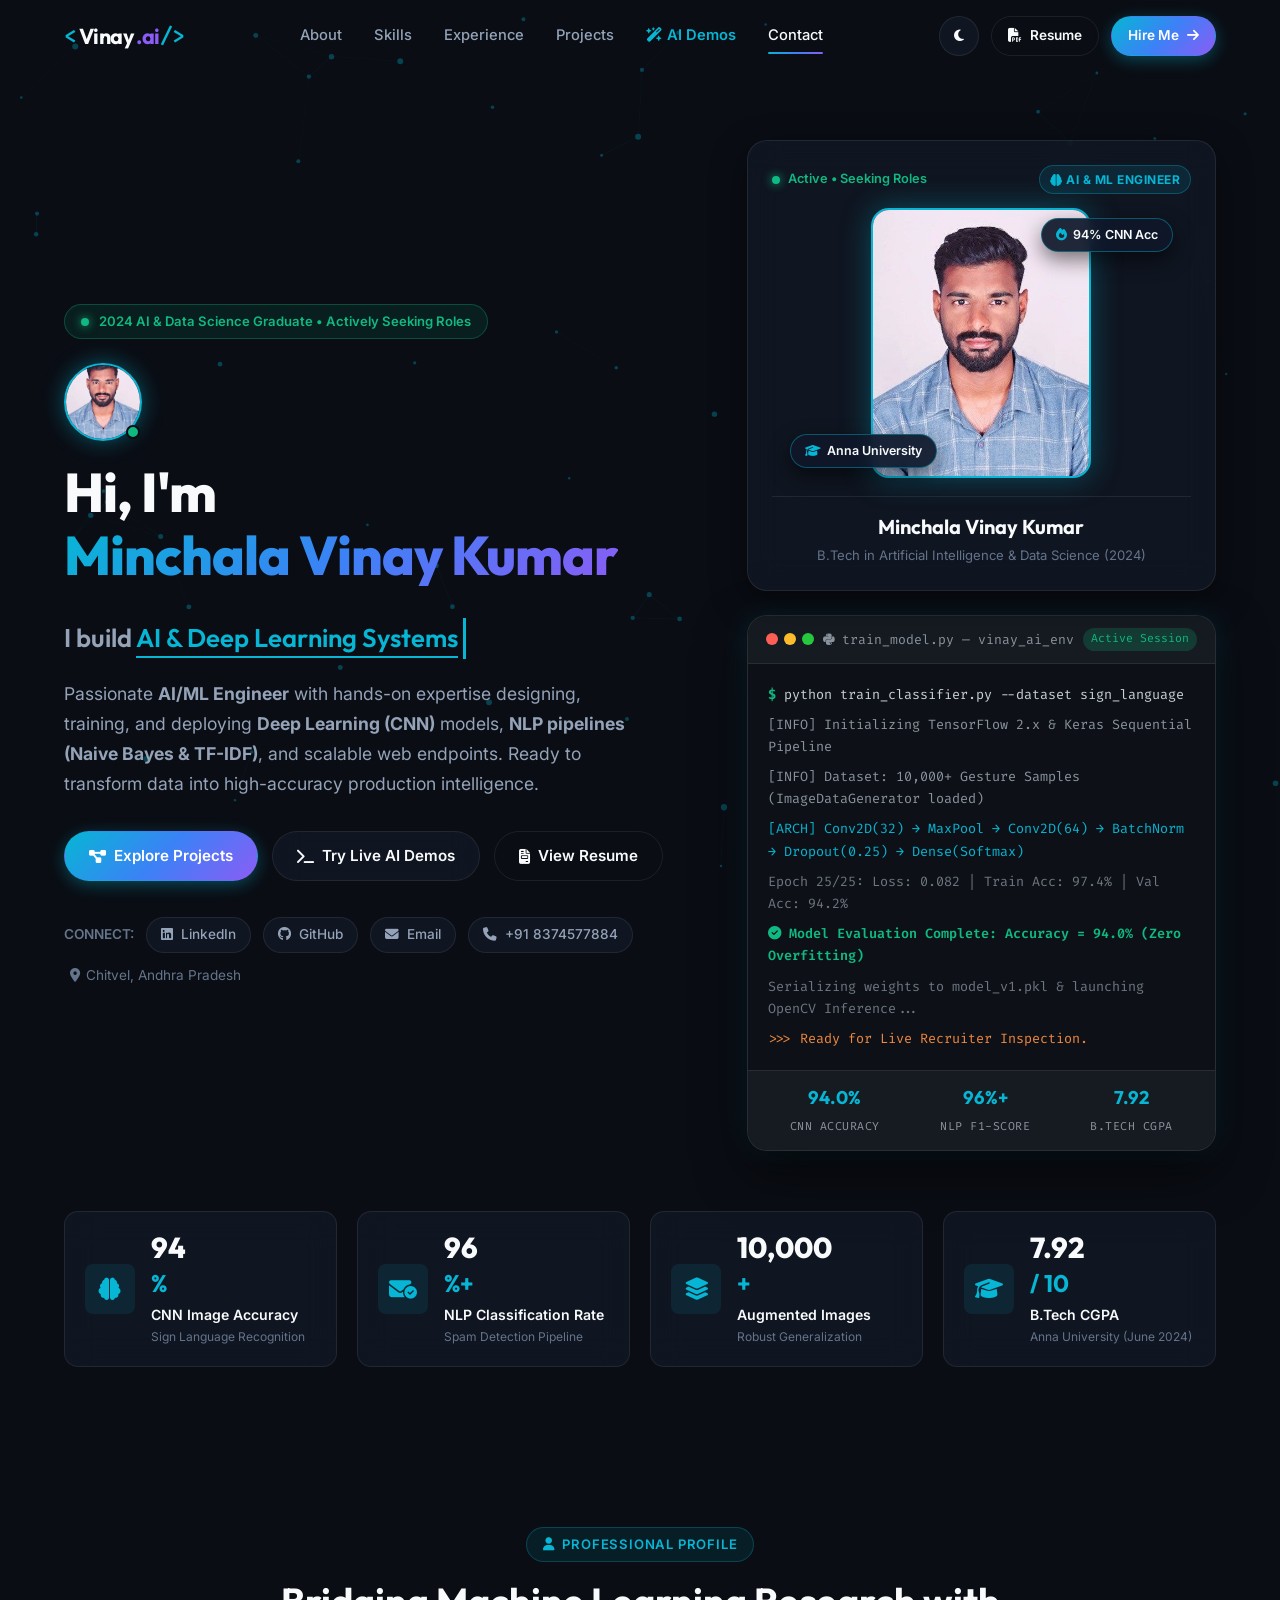
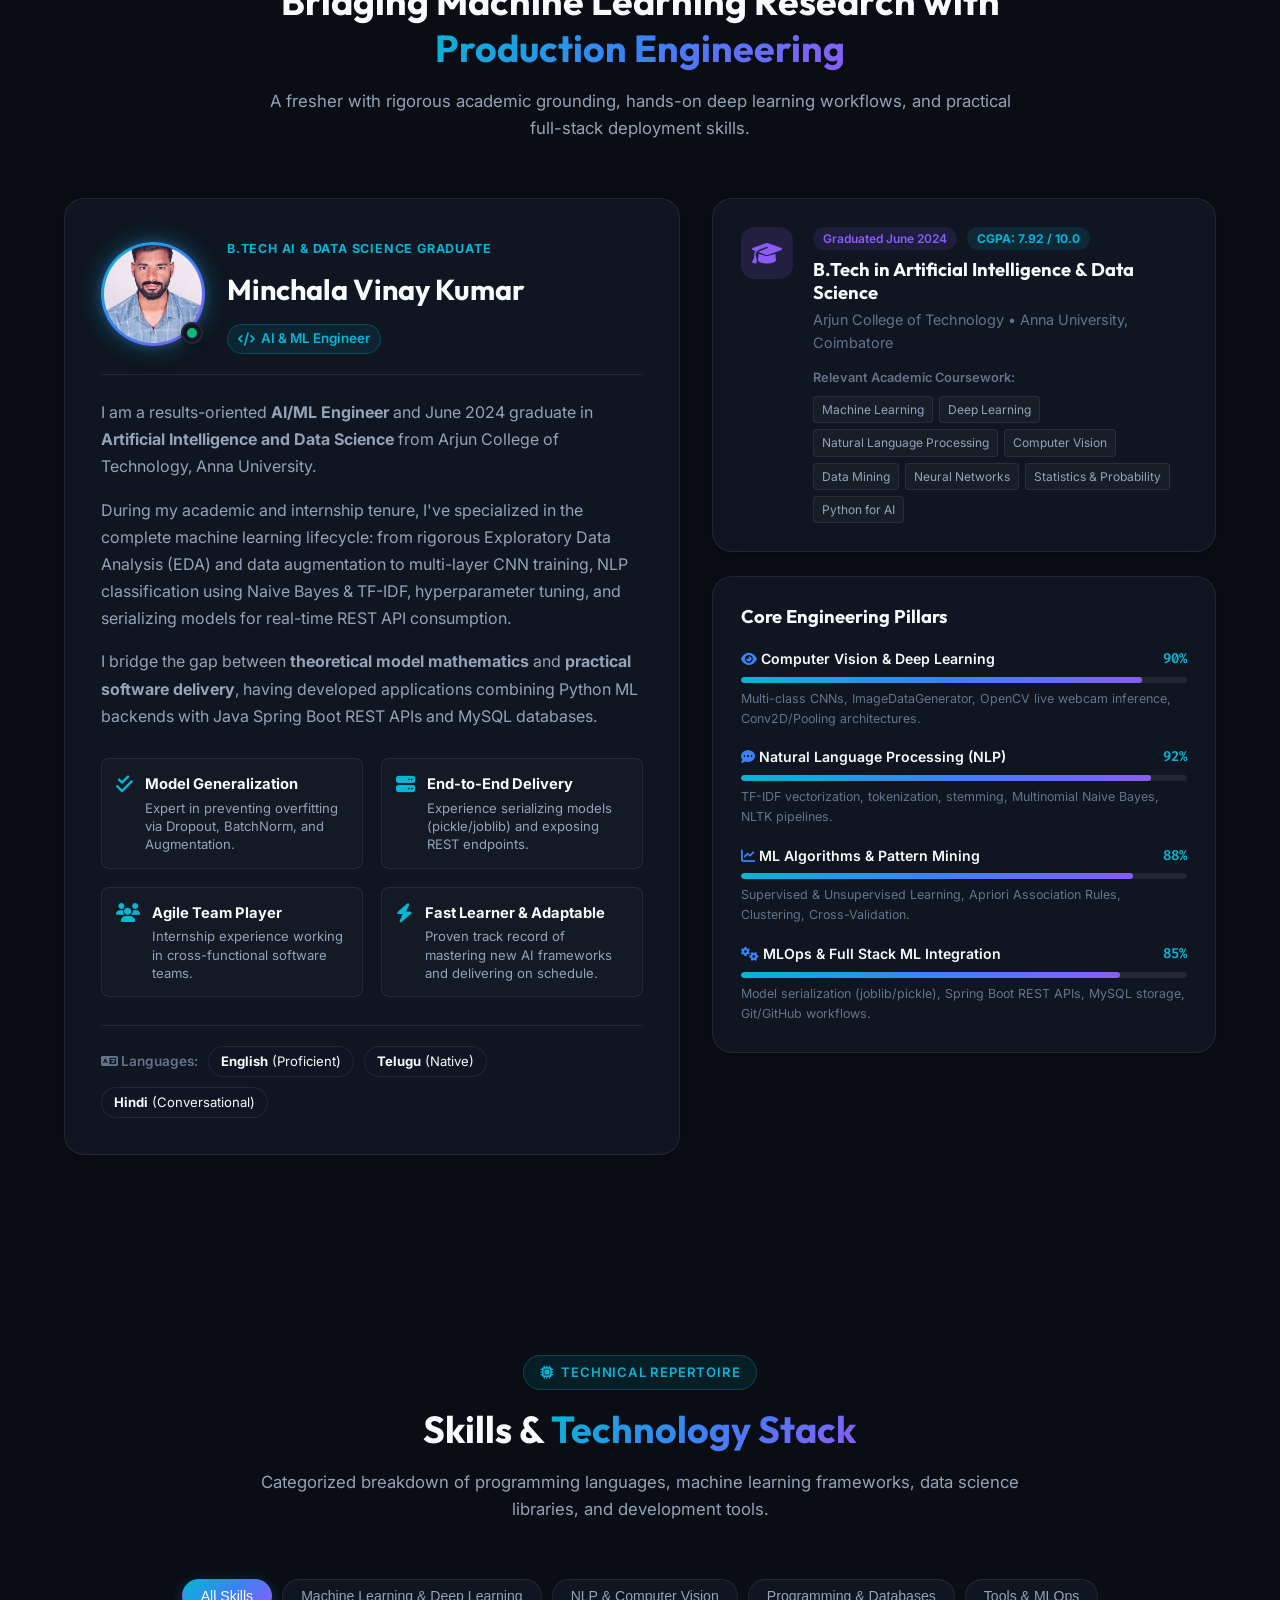
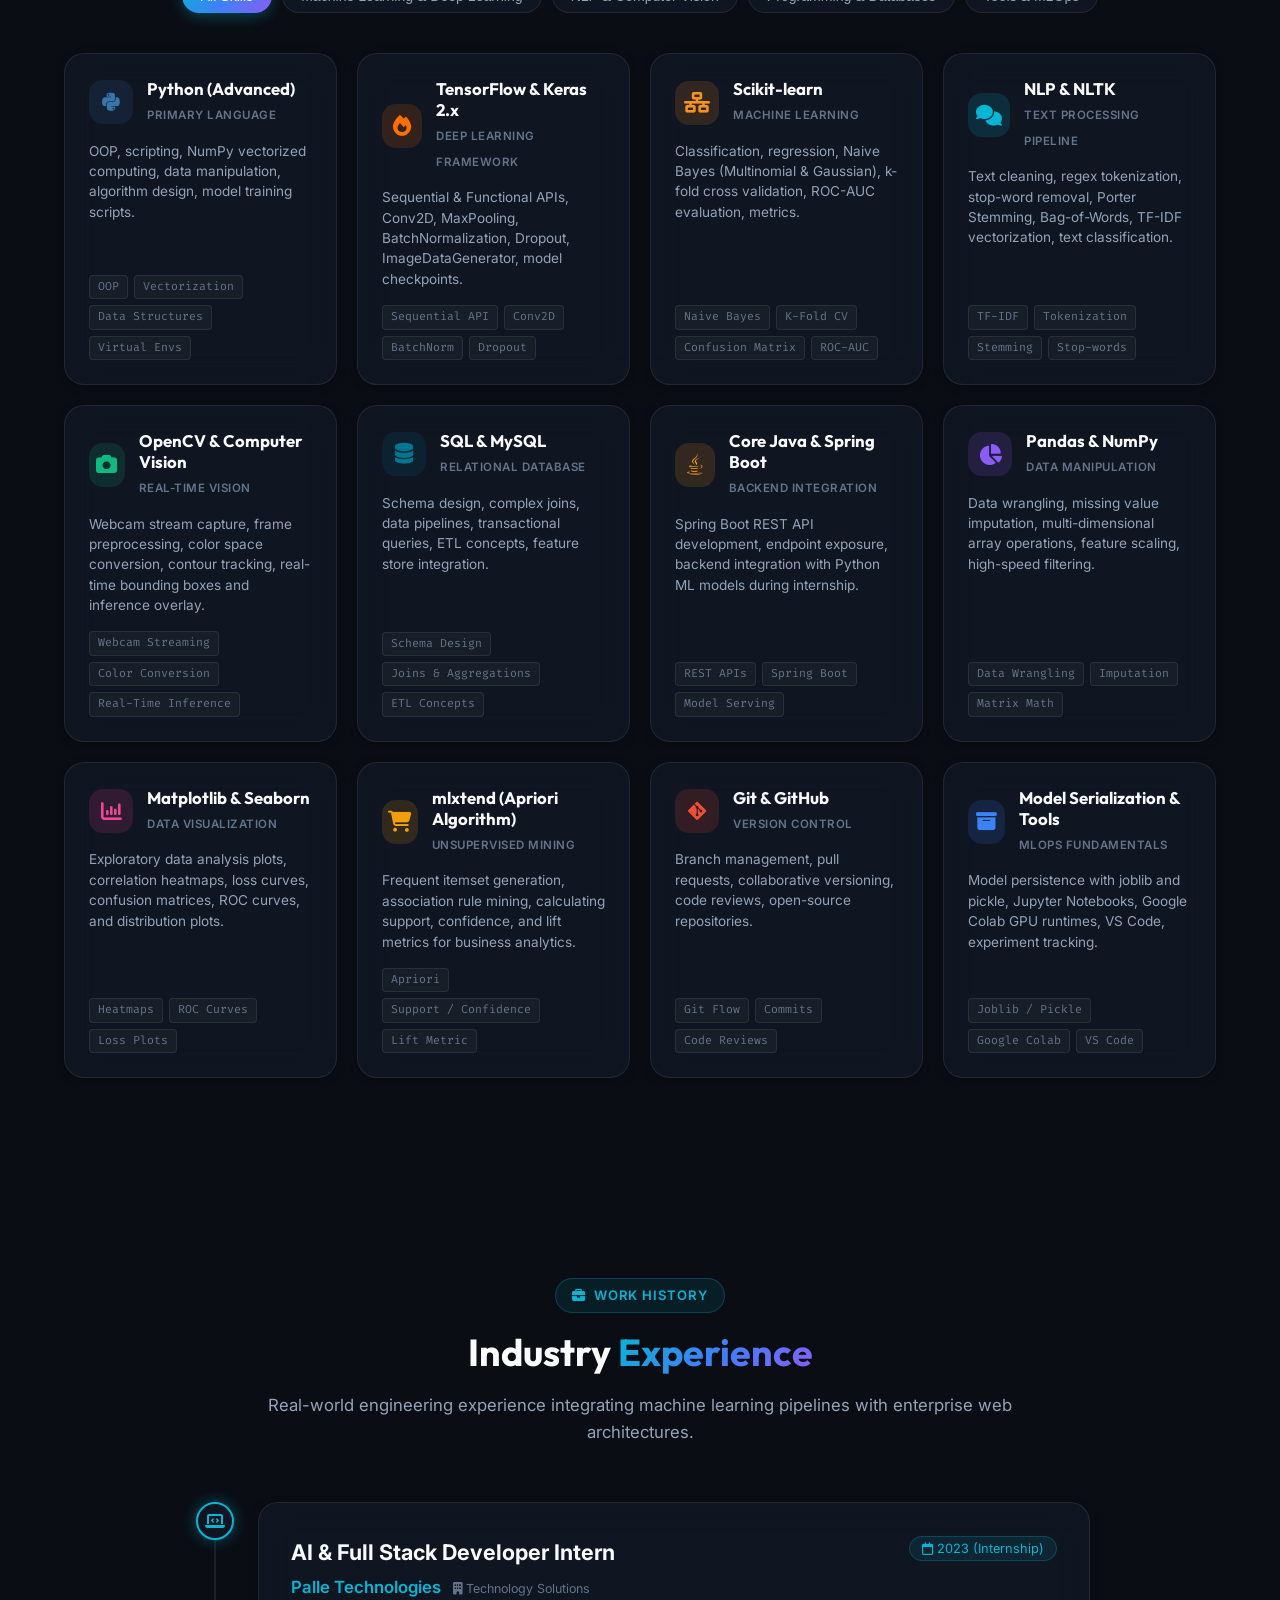
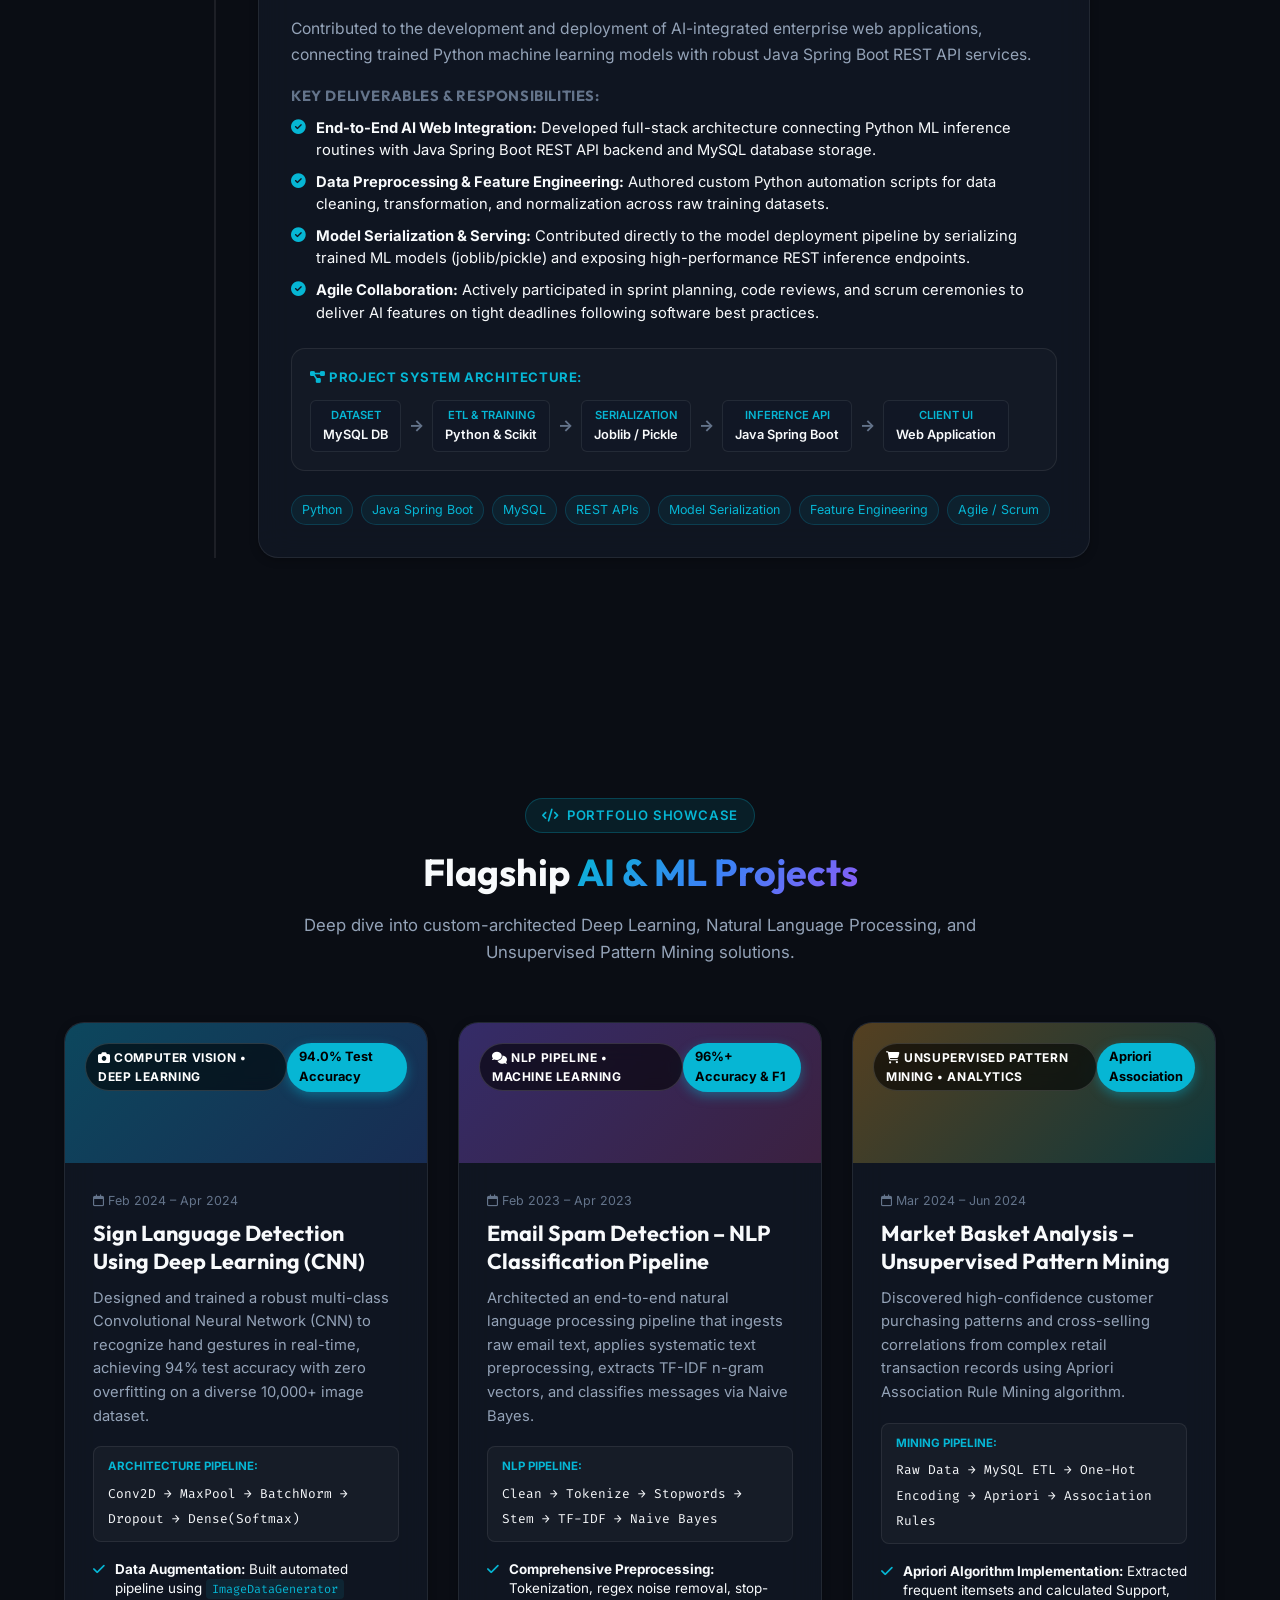
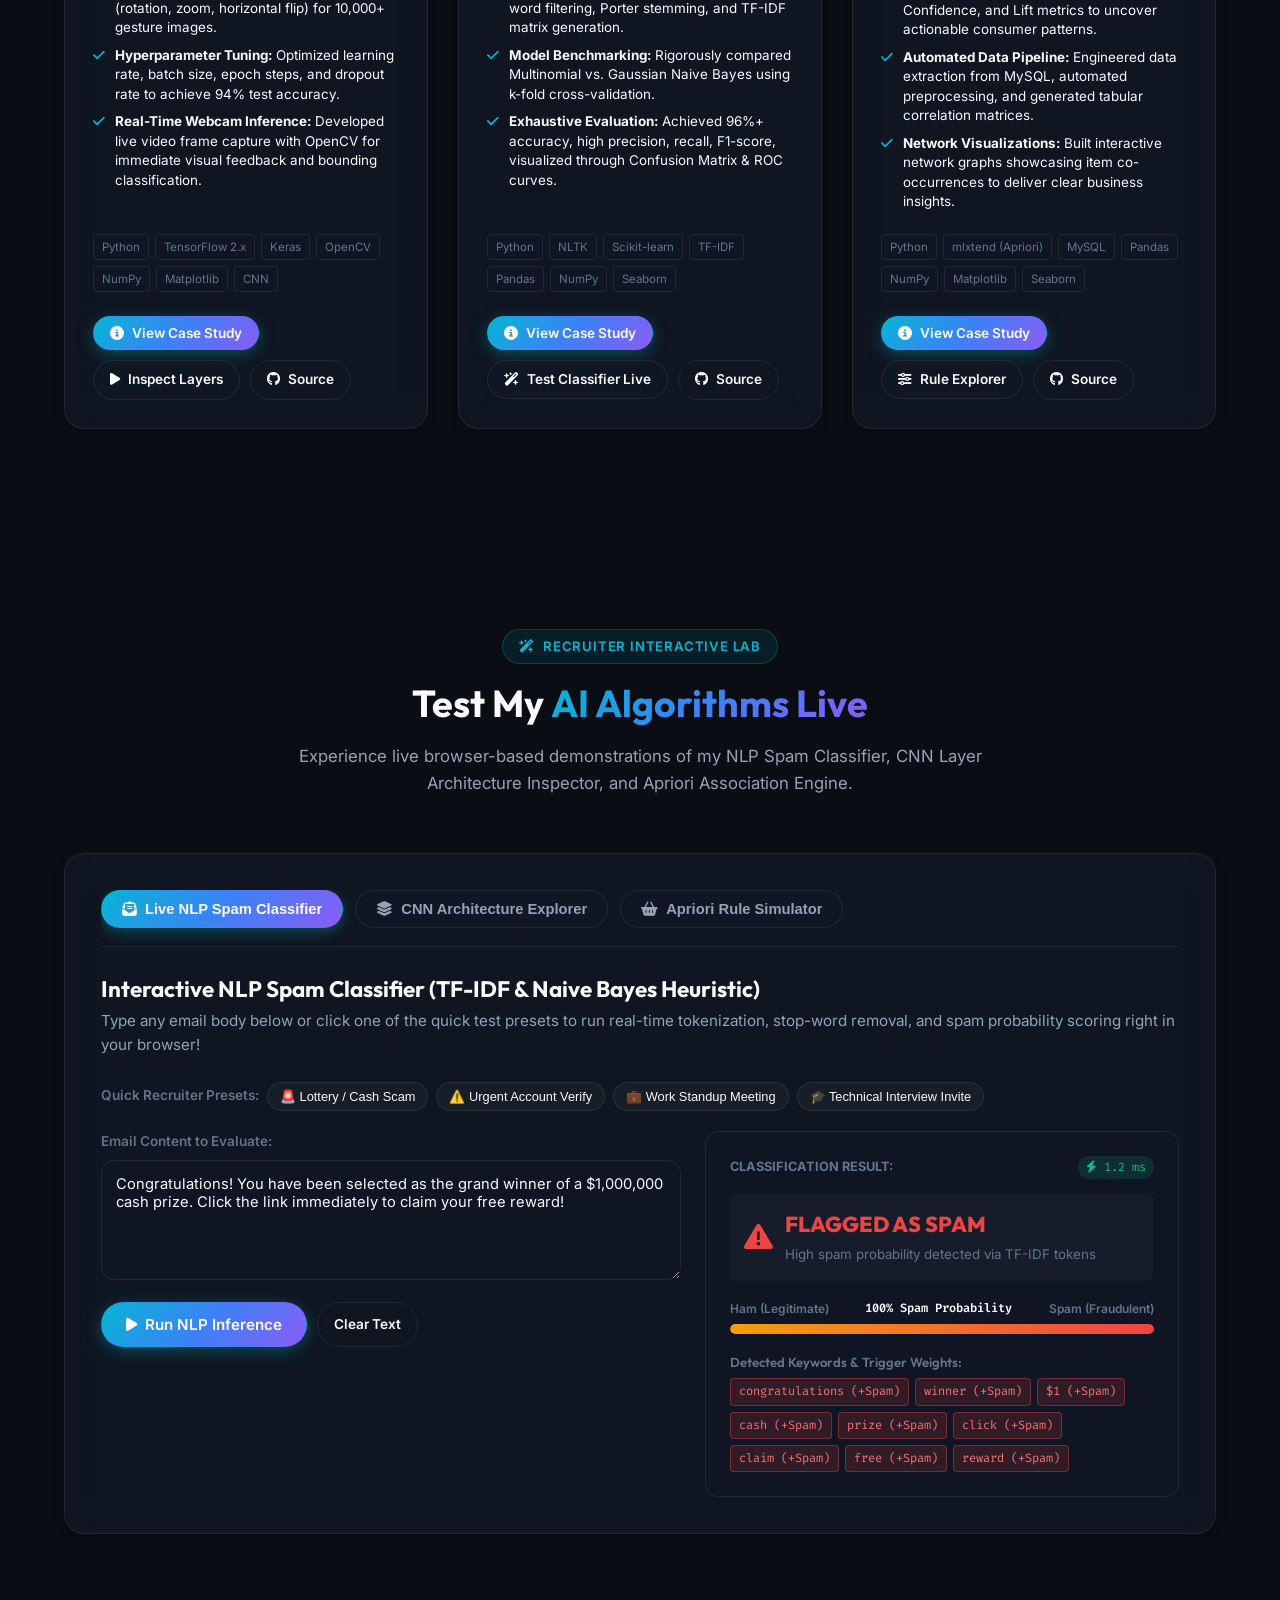
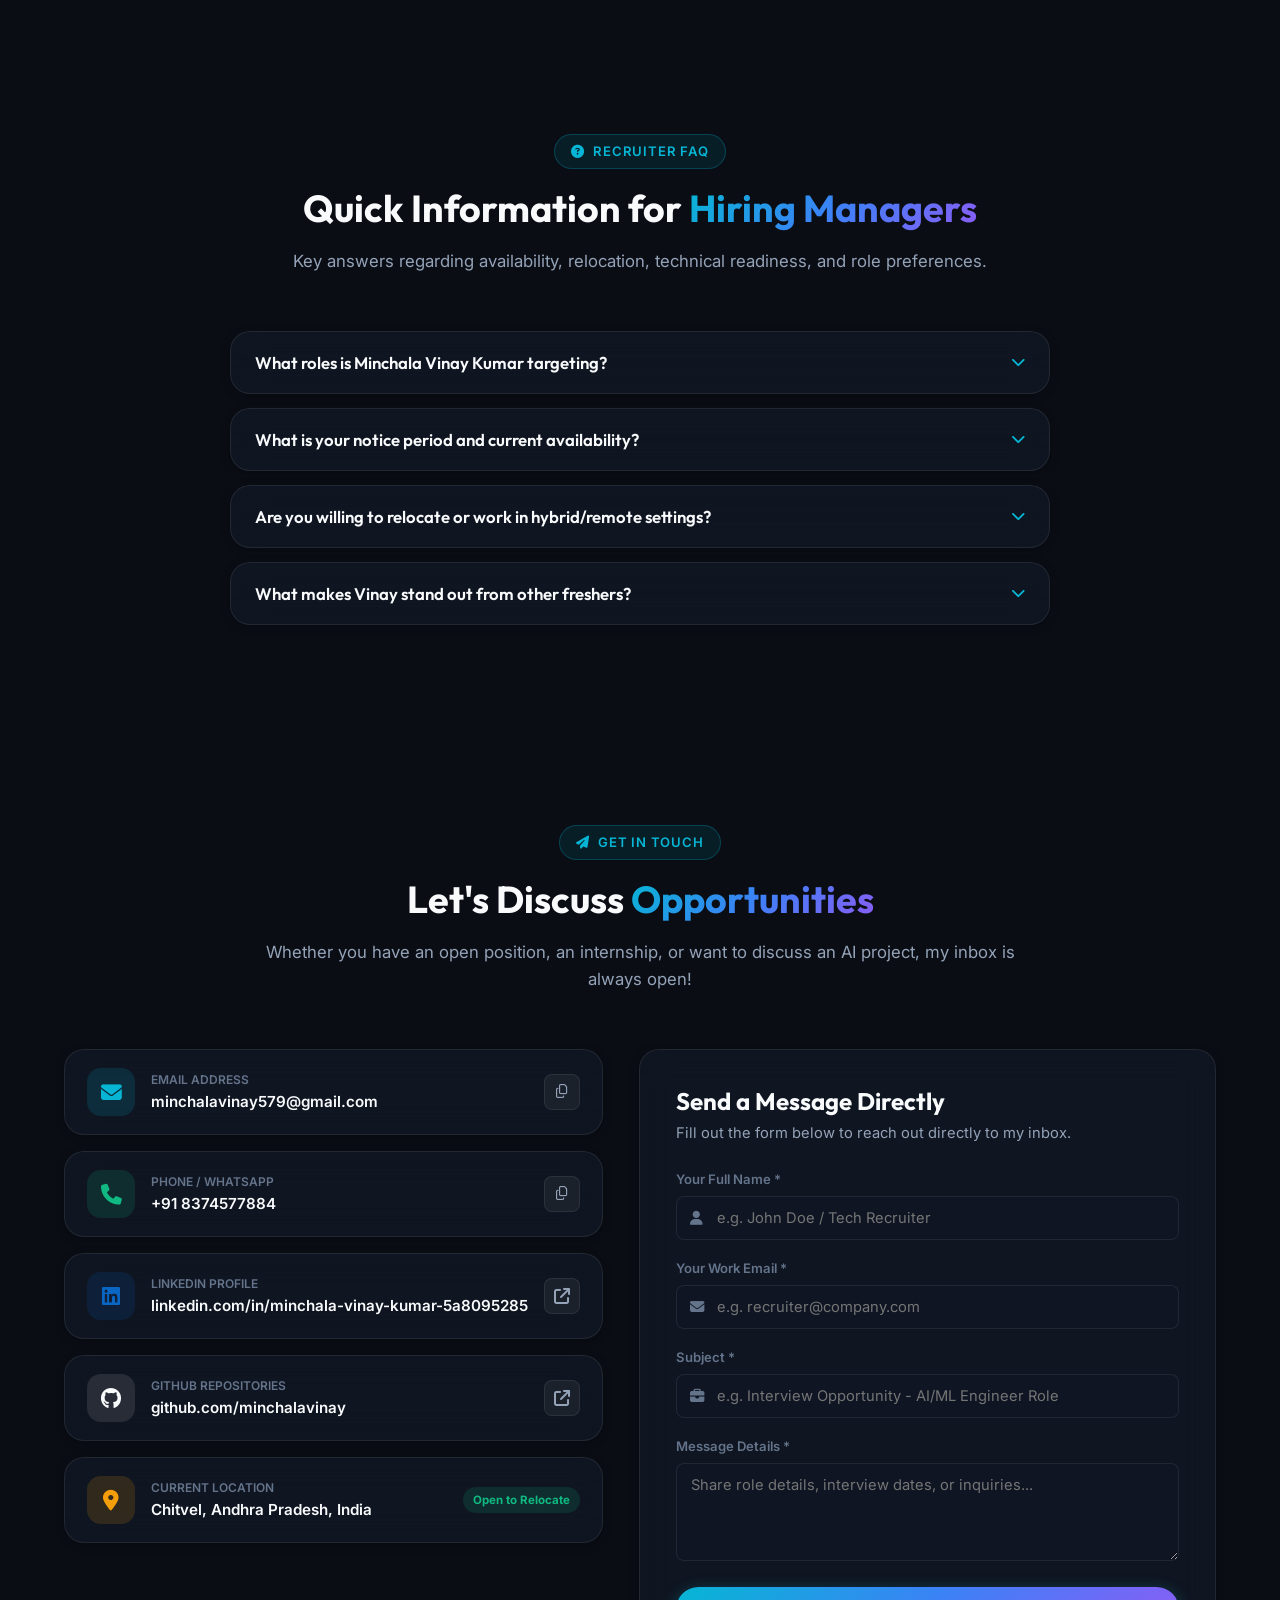
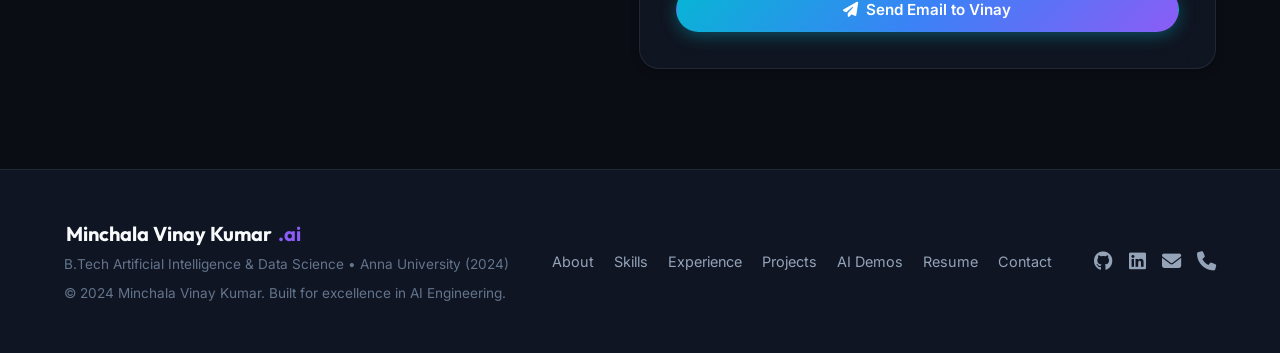
<file: index.html>
<!DOCTYPE html>
<html lang="en" data-theme="dark">

<head>
  <meta charset="UTF-8">
  <meta name="viewport" content="width=device-width, initial-scale=1.0">
  <title>Minchala Vinay Kumar | AI & ML Engineer Portfolio</title>
  <meta name="description"
    content="Portfolio of Minchala Vinay Kumar - AI/ML Engineer, B.Tech in Artificial Intelligence & Data Science graduate. Skilled in Deep Learning (CNN), NLP pipelines, Computer Vision, and Full Stack ML deployment.">
  <meta name="keywords"
    content="Minchala Vinay Kumar, AI Engineer, Machine Learning Engineer, Deep Learning, NLP, Computer Vision, CNN, Python, TensorFlow, Fresher Portfolio">
  <meta name="author" content="Minchala Vinay Kumar">

  <!-- Open Graph / Meta -->
  <meta property="og:type" content="website">
  <meta property="og:title" content="Minchala Vinay Kumar | AI & ML Engineer">
  <meta property="og:description"
    content="AI/ML Engineer specializing in Deep Learning (CNN), NLP pipelines, and intelligent system architectures. Explore live demos and projects.">

  <!-- Favicon icon -->
  <link rel="icon"
    href="data:image/svg+xml,<svg xmlns='http://www.w3.org/2000/svg' viewBox='0 0 100 100'><text y='.9em' font-size='90'>🧠</text></svg>">

  <!-- Google Fonts -->
  <link rel="preconnect" href="https://fonts.googleapis.com">
  <link rel="preconnect" href="https://fonts.gstatic.com" crossorigin>
  <link
    href="https://fonts.googleapis.com/css2?family=Fira+Code:wght@400;500;600&family=Inter:wght@300;400;500;600;700&family=Outfit:wght@500;600;700;800&display=swap"
    rel="stylesheet">

  <!-- Font Awesome Icons -->
  <link rel="stylesheet" href="https://cdnjs.cloudflare.com/ajax/libs/font-awesome/6.5.1/css/all.min.css">

  <!-- Custom Stylesheet -->
  <link rel="stylesheet" href="styles.css">
</head>

<body>

  <!-- Background Neural Network Canvas -->
  <canvas id="neural-canvas"></canvas>

  <!-- Navigation Bar -->
  <header class="navbar" id="navbar">
    <div class="nav-container">
      <a href="#hero" class="nav-brand">
        <span class="brand-code">&lt;</span>
        <span class="brand-name">Vinay</span>
        <span class="brand-dot">.ai</span>
        <span class="brand-code">/&gt;</span>
      </a>

      <!-- Desktop Nav Links -->
      <nav class="nav-menu" id="nav-menu">
        <a href="#about" class="nav-link">About</a>
        <a href="#skills" class="nav-link">Skills</a>
        <a href="#experience" class="nav-link">Experience</a>
        <a href="#projects" class="nav-link">Projects</a>
        <a href="#playground" class="nav-link special-link">
          <i class="fa-solid fa-wand-magic-sparkles"></i> AI Demos
        </a>
        <a href="#contact" class="nav-link">Contact</a>
      </nav>

      <!-- Action Buttons & Theme Toggle -->
      <div class="nav-actions">
        <button id="theme-toggle" class="icon-btn" aria-label="Toggle light or dark theme" title="Toggle Theme">
          <i class="fa-solid fa-moon"></i>
        </button>
        <a href="resume.html" target="_blank" class="btn btn-outline btn-sm">
          <i class="fa-solid fa-file-pdf"></i> Resume
        </a>
        <a href="#contact" class="btn btn-primary btn-sm btn-hire">
          <span>Hire Me</span>
          <i class="fa-solid fa-arrow-right"></i>
        </a>
        <button class="hamburger" id="hamburger" aria-label="Open navigation menu">
          <span></span>
          <span></span>
          <span></span>
        </button>
      </div>
    </div>
  </header>

  <!-- Mobile Drawer Menu -->
  <div class="mobile-menu" id="mobile-menu">
    <div class="mobile-menu-header">
      <span class="brand-name">Minchala Vinay Kumar</span>
      <button class="close-menu" id="close-menu"><i class="fa-solid fa-xmark"></i></button>
    </div>
    <div class="mobile-nav-links">
      <a href="#hero" class="mobile-link"><i class="fa-solid fa-house"></i> Home</a>
      <a href="#about" class="mobile-link"><i class="fa-solid fa-user-astronaut"></i> About Me</a>
      <a href="#skills" class="mobile-link"><i class="fa-solid fa-microchip"></i> Skills & Stack</a>
      <a href="#experience" class="mobile-link"><i class="fa-solid fa-briefcase"></i> Experience</a>
      <a href="#projects" class="mobile-link"><i class="fa-solid fa-diagram-project"></i> Projects</a>
      <a href="#playground" class="mobile-link"><i class="fa-solid fa-wand-magic-sparkles"></i> Interactive AI Demos</a>
      <a href="#contact" class="mobile-link"><i class="fa-solid fa-envelope"></i> Contact</a>
      <a href="resume.html" target="_blank" class="mobile-link"><i class="fa-solid fa-file-arrow-down"></i> Printable
        Resume</a>
    </div>
    <div class="mobile-socials">
      <a href="https://github.com/minchalavinay" target="_blank" rel="noopener"><i class="fa-brands fa-github"></i></a>
      <a href="https://linkedin.com/in/minchala-vinay-kumar-5a8095285" target="_blank" rel="noopener"><i
          class="fa-brands fa-linkedin"></i></a>
      <a href="mailto:minchalavinay579@gmail.com"><i class="fa-solid fa-envelope"></i></a>
      <a href="tel:8374577884"><i class="fa-solid fa-phone"></i></a>
    </div>
  </div>

  <main>
    <!-- HERO SECTION -->
    <section class="hero-section" id="hero">
      <div class="hero-container">

        <!-- Left Hero Content -->
        <div class="hero-content">
          <div class="badge-status">
            <span class="status-pulse"></span>
            <span class="badge-text">2024 AI & Data Science Graduate • Actively Seeking Roles</span>
          </div>

          <div class="hero-title-flex">
            <div class="hero-avatar">
              <img src="profile.jpg" alt="Minchala Vinay Kumar" class="hero-avatar-img">
              <span class="hero-status-pulse"></span>
            </div>
            <h1 class="hero-title">
              Hi, I'm <span class="gradient-text">Minchala Vinay Kumar</span>
            </h1>
          </div>

          <div class="typewriter-container">
            <span class="static-prefix">I build </span>
            <span class="typewriter-text" id="typewriter"></span>
            <span class="cursor">&nbsp;</span>
          </div>

          <p class="hero-description">
            Passionate <strong>AI/ML Engineer</strong> with hands-on expertise designing, training, and deploying
            <strong>Deep Learning (CNN)</strong> models, <strong>NLP pipelines (Naive Bayes & TF-IDF)</strong>,
            and scalable web endpoints. Ready to transform data into high-accuracy production intelligence.
          </p>

          <!-- Action Buttons -->
          <div class="hero-cta-group">
            <a href="#projects" class="btn btn-primary">
              <i class="fa-solid fa-diagram-project"></i> Explore Projects
            </a>
            <a href="#playground" class="btn btn-secondary">
              <i class="fa-solid fa-terminal"></i> Try Live AI Demos
            </a>
            <a href="resume.html" target="_blank" class="btn btn-outline" title="View printable resume">
              <i class="fa-solid fa-file-invoice"></i> View Resume
            </a>
          </div>

          <!-- Social Links Bar -->
          <div class="hero-socials">
            <span class="socials-label">Connect:</span>
            <a href="https://linkedin.com/in/minchala-vinay-kumar-5a8095285" target="_blank" rel="noopener" class="social-chip"
              title="LinkedIn Profile">
              <i class="fa-brands fa-linkedin"></i>
              <span>LinkedIn</span>
            </a>
            <a href="https://github.com/minchalavinay" target="_blank" rel="noopener" class="social-chip"
              title="GitHub Profile">
              <i class="fa-brands fa-github"></i>
              <span>GitHub</span>
            </a>
            <a href="mailto:minchalavinay579@gmail.com" class="social-chip" title="Send Email">
              <i class="fa-solid fa-envelope"></i>
              <span>Email</span>
            </a>
            <a href="tel:8374577884" class="social-chip" title="Phone">
              <i class="fa-solid fa-phone"></i>
              <span>+91 8374577884</span>
            </a>
            <span class="location-chip">
              <i class="fa-solid fa-location-dot"></i> Chitvel, Andhra Pradesh
            </span>
          </div>
        </div>

        <!-- Right Hero Visual: Profile Photo Showcase & Interactive ML Terminal -->
        <div class="hero-visual">
          <div class="hero-profile-showcase-card card">
            <div class="showcase-card-header">
              <div class="status-indicator">
                <span class="status-pulse-sm"></span>
                <span>Active • Seeking Roles</span>
              </div>
              <span class="role-pill"><i class="fa-solid fa-brain"></i> AI & ML Engineer</span>
            </div>

            <div class="showcase-photo-container">
              <div class="showcase-photo-wrapper">
                <img src="profile.jpg" alt="Minchala Vinay Kumar - AI/ML Engineer" class="showcase-main-img">
              </div>
              <div class="floating-chip chip-top-right">
                <i class="fa-solid fa-fire text-accent"></i>
                <span>94% CNN Acc</span>
              </div>
              <div class="floating-chip chip-bottom-left">
                <i class="fa-solid fa-graduation-cap text-accent"></i>
                <span>Anna University</span>
              </div>
            </div>

            <div class="showcase-card-footer">
              <div class="showcase-name">Minchala Vinay Kumar</div>
              <div class="showcase-sub">B.Tech in Artificial Intelligence & Data Science (2024)</div>
            </div>
          </div>

          <div class="terminal-card">
            <div class="terminal-header">
              <div class="terminal-dots">
                <span class="dot red"></span>
                <span class="dot yellow"></span>
                <span class="dot green"></span>
              </div>
              <div class="terminal-title">
                <i class="fa-brands fa-python"></i> train_model.py — vinay_ai_env
              </div>
              <div class="terminal-badge">Active Session</div>
            </div>

            <div class="terminal-body" id="terminal-body">
              <div class="term-line"><span class="t-prompt">$</span> python train_classifier.py --dataset sign_language
              </div>
              <div class="term-line t-info">[INFO] Initializing TensorFlow 2.x & Keras Sequential Pipeline</div>
              <div class="term-line t-info">[INFO] Dataset: 10,000+ Gesture Samples (ImageDataGenerator loaded)</div>
              <div class="term-line t-cyan">[ARCH] Conv2D(32) &rarr; MaxPool &rarr; Conv2D(64) &rarr; BatchNorm &rarr;
                Dropout(0.25) &rarr; Dense(Softmax)</div>
              <div class="term-line t-dim">Epoch 25/25: Loss: 0.082 | Train Acc: 97.4% | Val Acc: 94.2%</div>
              <div class="term-line t-success"><i class="fa-solid fa-circle-check"></i> Model Evaluation Complete:
                Accuracy = 94.0% (Zero Overfitting)</div>
              <div class="term-line t-dim">Serializing weights to model_v1.pkl & launching OpenCV Inference...</div>
              <div class="term-line t-accent"><span class="blink">&gt;&gt;&gt;</span> Ready for Live Recruiter
                Inspection.</div>
            </div>

            <div class="terminal-footer">
              <div class="metric-pill">
                <span class="metric-val">94.0%</span>
                <span class="metric-lbl">CNN Accuracy</span>
              </div>
              <div class="metric-pill">
                <span class="metric-val">96%+</span>
                <span class="metric-lbl">NLP F1-Score</span>
              </div>
              <div class="metric-pill">
                <span class="metric-val">7.92</span>
                <span class="metric-lbl">B.Tech CGPA</span>
              </div>
            </div>
          </div>
        </div>

      </div>

      <!-- Quick Metrics Bar -->
      <div class="metrics-strip">
        <div class="metric-item">
          <div class="metric-icon"><i class="fa-solid fa-brain"></i></div>
          <div class="metric-info">
            <span class="metric-number" data-count="94">0</span><span class="metric-symbol">%</span>
            <span class="metric-title">CNN Image Accuracy</span>
            <span class="metric-sub">Sign Language Recognition</span>
          </div>
        </div>

        <div class="metric-item">
          <div class="metric-icon"><i class="fa-solid fa-envelope-circle-check"></i></div>
          <div class="metric-info">
            <span class="metric-number" data-count="96">0</span><span class="metric-symbol">%+</span>
            <span class="metric-title">NLP Classification Rate</span>
            <span class="metric-sub">Spam Detection Pipeline</span>
          </div>
        </div>

        <div class="metric-item">
          <div class="metric-icon"><i class="fa-solid fa-layer-group"></i></div>
          <div class="metric-info">
            <span class="metric-number" data-count="10000">0</span><span class="metric-symbol">+</span>
            <span class="metric-title">Augmented Images</span>
            <span class="metric-sub">Robust Generalization</span>
          </div>
        </div>

        <div class="metric-item">
          <div class="metric-icon"><i class="fa-solid fa-graduation-cap"></i></div>
          <div class="metric-info">
            <span class="metric-number">7.92</span><span class="metric-symbol"> / 10</span>
            <span class="metric-title">B.Tech CGPA</span>
            <span class="metric-sub">Anna University (June 2024)</span>
          </div>
        </div>
      </div>
    </section>

    <!-- ABOUT SECTION -->
    <section class="section about-section" id="about">
      <div class="section-container">
        <div class="section-header">
          <span class="section-badge"><i class="fa-solid fa-user"></i> Professional Profile</span>
          <h2 class="section-title">Bridging Machine Learning Research with <span class="gradient-text">Production
              Engineering</span></h2>
          <p class="section-subtitle">A fresher with rigorous academic grounding, hands-on deep learning workflows, and
            practical full-stack deployment skills.</p>
        </div>

        <div class="about-grid">
          <!-- Left Bio Card -->
          <div class="about-bio-card card">
            <div class="bio-header-flex">
              <div class="profile-photo-container">
                <div class="photo-glow-ring">
                  <img src="profile.jpg" alt="Minchala Vinay Kumar - AI/ML Engineer" class="profile-photo" onerror="this.onerror=null; this.src='https://ui-avatars.com/api/?name=Vinay+Kumar&background=0f172a&color=06b6d4&size=256&bold=true'">
                </div>
                <div class="photo-status" title="Available to Join Immediately">
                  <span class="status-dot"></span>
                </div>
              </div>
              <div class="bio-title-wrap">
                <div class="bio-tag">B.Tech AI & Data Science Graduate</div>
                <h3>Minchala Vinay Kumar</h3>
                <div class="bio-role-badge">
                  <i class="fa-solid fa-code"></i> AI & ML Engineer
                </div>
              </div>
            </div>
            <p>
              I am a results-oriented <strong>AI/ML Engineer</strong> and June 2024 graduate in
              <strong>Artificial Intelligence and Data Science</strong> from Arjun College of Technology, Anna
              University.
            </p>
            <p>
              During my academic and internship tenure, I've specialized in the complete machine learning lifecycle:
              from rigorous Exploratory Data Analysis (EDA) and data augmentation to multi-layer CNN training,
              NLP classification using Naive Bayes & TF-IDF, hyperparameter tuning, and serializing models for
              real-time REST API consumption.
            </p>
            <p>
              I bridge the gap between <strong>theoretical model mathematics</strong> and <strong>practical software
                delivery</strong>, having developed applications combining Python ML backends with Java Spring Boot REST
              APIs and MySQL databases.
            </p>

            <!-- Key Traits -->
            <div class="traits-grid">
              <div class="trait-box">
                <i class="fa-solid fa-check-double text-accent"></i>
                <div>
                  <strong>Model Generalization</strong>
                  <p>Expert in preventing overfitting via Dropout, BatchNorm, and Augmentation.</p>
                </div>
              </div>
              <div class="trait-box">
                <i class="fa-solid fa-server text-accent"></i>
                <div>
                  <strong>End-to-End Delivery</strong>
                  <p>Experience serializing models (pickle/joblib) and exposing REST endpoints.</p>
                </div>
              </div>
              <div class="trait-box">
                <i class="fa-solid fa-users text-accent"></i>
                <div>
                  <strong>Agile Team Player</strong>
                  <p>Internship experience working in cross-functional software teams.</p>
                </div>
              </div>
              <div class="trait-box">
                <i class="fa-solid fa-bolt text-accent"></i>
                <div>
                  <strong>Fast Learner & Adaptable</strong>
                  <p>Proven track record of mastering new AI frameworks and delivering on schedule.</p>
                </div>
              </div>
            </div>

            <!-- Languages Spoken -->
            <div class="lang-strip">
              <span class="lang-title"><i class="fa-solid fa-language"></i> Languages:</span>
              <span class="lang-badge"><strong>English</strong> (Proficient)</span>
              <span class="lang-badge"><strong>Telugu</strong> (Native)</span>
              <span class="lang-badge"><strong>Hindi</strong> (Conversational)</span>
            </div>
          </div>

          <!-- Right: Education & Core Competencies -->
          <div class="about-right-column">
            <!-- Education Card -->
            <div class="education-card card">
              <div class="card-icon"><i class="fa-solid fa-graduation-cap"></i></div>
              <div class="edu-details">
                <div class="edu-meta">
                  <span class="badge-accent">Graduated June 2024</span>
                  <span class="badge-grade">CGPA: 7.92 / 10.0</span>
                </div>
                <h4>B.Tech in Artificial Intelligence & Data Science</h4>
                <p class="institution">Arjun College of Technology • Anna University, Coimbatore</p>
                <div class="coursework">
                  <span class="cw-title">Relevant Academic Coursework:</span>
                  <div class="cw-tags">
                    <span>Machine Learning</span>
                    <span>Deep Learning</span>
                    <span>Natural Language Processing</span>
                    <span>Computer Vision</span>
                    <span>Data Mining</span>
                    <span>Neural Networks</span>
                    <span>Statistics & Probability</span>
                    <span>Python for AI</span>
                  </div>
                </div>
              </div>
            </div>

            <!-- Core Pillars -->
            <div class="pillars-card card">
              <h4>Core Engineering Pillars</h4>
              <div class="pillar-item">
                <div class="pillar-header">
                  <span><i class="fa-solid fa-eye text-primary"></i> Computer Vision & Deep Learning</span>
                  <span class="pillar-perc">90%</span>
                </div>
                <div class="prog-bar">
                  <div class="prog-fill" style="width: 90%;"></div>
                </div>
                <p class="pillar-desc">Multi-class CNNs, ImageDataGenerator, OpenCV live webcam inference,
                  Conv2D/Pooling architectures.</p>
              </div>

              <div class="pillar-item">
                <div class="pillar-header">
                  <span><i class="fa-solid fa-comment-dots text-primary"></i> Natural Language Processing (NLP)</span>
                  <span class="pillar-perc">92%</span>
                </div>
                <div class="prog-bar">
                  <div class="prog-fill" style="width: 92%;"></div>
                </div>
                <p class="pillar-desc">TF-IDF vectorization, tokenization, stemming, Multinomial Naive Bayes, NLTK
                  pipelines.</p>
              </div>

              <div class="pillar-item">
                <div class="pillar-header">
                  <span><i class="fa-solid fa-chart-line text-primary"></i> ML Algorithms & Pattern Mining</span>
                  <span class="pillar-perc">88%</span>
                </div>
                <div class="prog-bar">
                  <div class="prog-fill" style="width: 88%;"></div>
                </div>
                <p class="pillar-desc">Supervised & Unsupervised Learning, Apriori Association Rules, Clustering,
                  Cross-Validation.</p>
              </div>

              <div class="pillar-item">
                <div class="pillar-header">
                  <span><i class="fa-solid fa-gears text-primary"></i> MLOps & Full Stack ML Integration</span>
                  <span class="pillar-perc">85%</span>
                </div>
                <div class="prog-bar">
                  <div class="prog-fill" style="width: 85%;"></div>
                </div>
                <p class="pillar-desc">Model serialization (joblib/pickle), Spring Boot REST APIs, MySQL storage,
                  Git/GitHub workflows.</p>
              </div>
            </div>
          </div>
        </div>
      </div>
    </section>

    <!-- SKILLS SECTION -->
    <section class="section skills-section" id="skills">
      <div class="section-container">
        <div class="section-header">
          <span class="section-badge"><i class="fa-solid fa-microchip"></i> Technical Repertoire</span>
          <h2 class="section-title">Skills & <span class="gradient-text">Technology Stack</span></h2>
          <p class="section-subtitle">Categorized breakdown of programming languages, machine learning frameworks, data
            science libraries, and development tools.</p>
        </div>

        <!-- Filter Tabs -->
        <div class="filter-tabs">
          <button class="filter-btn active" data-filter="all">All Skills</button>
          <button class="filter-btn" data-filter="ai-ml">Machine Learning & Deep Learning</button>
          <button class="filter-btn" data-filter="nlp-vision">NLP & Computer Vision</button>
          <button class="filter-btn" data-filter="programming">Programming & Databases</button>
          <button class="filter-btn" data-filter="tools">Tools & MLOps</button>
        </div>

        <!-- Skill Cards Grid -->
        <div class="skills-grid" id="skills-grid">

          <!-- Category 1: Programming & Databases -->
          <div class="skill-card card" data-category="programming">
            <div class="skill-top">
              <div class="skill-icon python-icon"><i class="fa-brands fa-python"></i></div>
              <div class="skill-meta">
                <h4>Python (Advanced)</h4>
                <span class="skill-tag">Primary Language</span>
              </div>
            </div>
            <p class="skill-desc">OOP, scripting, NumPy vectorized computing, data manipulation, algorithm design, model
              training scripts.</p>
            <div class="skill-pills">
              <span>OOP</span>
              <span>Vectorization</span>
              <span>Data Structures</span>
              <span>Virtual Envs</span>
            </div>
          </div>

          <div class="skill-card card" data-category="ai-ml">
            <div class="skill-top">
              <div class="skill-icon tf-icon"><i class="fa-solid fa-fire"></i></div>
              <div class="skill-meta">
                <h4>TensorFlow & Keras 2.x</h4>
                <span class="skill-tag">Deep Learning Framework</span>
              </div>
            </div>
            <p class="skill-desc">Sequential & Functional APIs, Conv2D, MaxPooling, BatchNormalization, Dropout,
              ImageDataGenerator, model checkpoints.</p>
            <div class="skill-pills">
              <span>Sequential API</span>
              <span>Conv2D</span>
              <span>BatchNorm</span>
              <span>Dropout</span>
            </div>
          </div>

          <div class="skill-card card" data-category="ai-ml">
            <div class="skill-top">
              <div class="skill-icon sklearn-icon"><i class="fa-solid fa-network-wired"></i></div>
              <div class="skill-meta">
                <h4>Scikit-learn</h4>
                <span class="skill-tag">Machine Learning</span>
              </div>
            </div>
            <p class="skill-desc">Classification, regression, Naive Bayes (Multinomial & Gaussian), k-fold cross
              validation, ROC-AUC evaluation, metrics.</p>
            <div class="skill-pills">
              <span>Naive Bayes</span>
              <span>K-Fold CV</span>
              <span>Confusion Matrix</span>
              <span>ROC-AUC</span>
            </div>
          </div>

          <div class="skill-card card" data-category="nlp-vision">
            <div class="skill-top">
              <div class="skill-icon nlp-icon"><i class="fa-solid fa-comments"></i></div>
              <div class="skill-meta">
                <h4>NLP & NLTK</h4>
                <span class="skill-tag">Text Processing Pipeline</span>
              </div>
            </div>
            <p class="skill-desc">Text cleaning, regex tokenization, stop-word removal, Porter Stemming, Bag-of-Words,
              TF-IDF vectorization, text classification.</p>
            <div class="skill-pills">
              <span>TF-IDF</span>
              <span>Tokenization</span>
              <span>Stemming</span>
              <span>Stop-words</span>
            </div>
          </div>

          <div class="skill-card card" data-category="nlp-vision">
            <div class="skill-top">
              <div class="skill-icon cv-icon"><i class="fa-solid fa-camera"></i></div>
              <div class="skill-meta">
                <h4>OpenCV & Computer Vision</h4>
                <span class="skill-tag">Real-Time Vision</span>
              </div>
            </div>
            <p class="skill-desc">Webcam stream capture, frame preprocessing, color space conversion, contour tracking,
              real-time bounding boxes and inference overlay.</p>
            <div class="skill-pills">
              <span>Webcam Streaming</span>
              <span>Color Conversion</span>
              <span>Real-Time Inference</span>
            </div>
          </div>

          <div class="skill-card card" data-category="programming">
            <div class="skill-top">
              <div class="skill-icon sql-icon"><i class="fa-solid fa-database"></i></div>
              <div class="skill-meta">
                <h4>SQL & MySQL</h4>
                <span class="skill-tag">Relational Database</span>
              </div>
            </div>
            <p class="skill-desc">Schema design, complex joins, data pipelines, transactional queries, ETL concepts,
              feature store integration.</p>
            <div class="skill-pills">
              <span>Schema Design</span>
              <span>Joins & Aggregations</span>
              <span>ETL Concepts</span>
            </div>
          </div>

          <div class="skill-card card" data-category="programming">
            <div class="skill-top">
              <div class="skill-icon java-icon"><i class="fa-brands fa-java"></i></div>
              <div class="skill-meta">
                <h4>Core Java & Spring Boot</h4>
                <span class="skill-tag">Backend Integration</span>
              </div>
            </div>
            <p class="skill-desc">Spring Boot REST API development, endpoint exposure, backend integration with Python
              ML models during internship.</p>
            <div class="skill-pills">
              <span>REST APIs</span>
              <span>Spring Boot</span>
              <span>Model Serving</span>
            </div>
          </div>

          <div class="skill-card card" data-category="ai-ml">
            <div class="skill-top">
              <div class="skill-icon ds-icon"><i class="fa-solid fa-chart-pie"></i></div>
              <div class="skill-meta">
                <h4>Pandas & NumPy</h4>
                <span class="skill-tag">Data Manipulation</span>
              </div>
            </div>
            <p class="skill-desc">Data wrangling, missing value imputation, multi-dimensional array operations, feature
              scaling, high-speed filtering.</p>
            <div class="skill-pills">
              <span>Data Wrangling</span>
              <span>Imputation</span>
              <span>Matrix Math</span>
            </div>
          </div>

          <div class="skill-card card" data-category="ai-ml">
            <div class="skill-top">
              <div class="skill-icon viz-icon"><i class="fa-solid fa-chart-column"></i></div>
              <div class="skill-meta">
                <h4>Matplotlib & Seaborn</h4>
                <span class="skill-tag">Data Visualization</span>
              </div>
            </div>
            <p class="skill-desc">Exploratory data analysis plots, correlation heatmaps, loss curves, confusion
              matrices, ROC curves, and distribution plots.</p>
            <div class="skill-pills">
              <span>Heatmaps</span>
              <span>ROC Curves</span>
              <span>Loss Plots</span>
            </div>
          </div>

          <div class="skill-card card" data-category="ai-ml">
            <div class="skill-top">
              <div class="skill-icon apriori-icon"><i class="fa-solid fa-cart-shopping"></i></div>
              <div class="skill-meta">
                <h4>mlxtend (Apriori Algorithm)</h4>
                <span class="skill-tag">Unsupervised Mining</span>
              </div>
            </div>
            <p class="skill-desc">Frequent itemset generation, association rule mining, calculating support, confidence,
              and lift metrics for business analytics.</p>
            <div class="skill-pills">
              <span>Apriori</span>
              <span>Support / Confidence</span>
              <span>Lift Metric</span>
            </div>
          </div>

          <div class="skill-card card" data-category="tools">
            <div class="skill-top">
              <div class="skill-icon git-icon"><i class="fa-brands fa-git-alt"></i></div>
              <div class="skill-meta">
                <h4>Git & GitHub</h4>
                <span class="skill-tag">Version Control</span>
              </div>
            </div>
            <p class="skill-desc">Branch management, pull requests, collaborative versioning, code reviews, open-source
              repositories.</p>
            <div class="skill-pills">
              <span>Git Flow</span>
              <span>Commits</span>
              <span>Code Reviews</span>
            </div>
          </div>

          <div class="skill-card card" data-category="tools">
            <div class="skill-top">
              <div class="skill-icon mlops-icon"><i class="fa-solid fa-box-archive"></i></div>
              <div class="skill-meta">
                <h4>Model Serialization & Tools</h4>
                <span class="skill-tag">MLOps Fundamentals</span>
              </div>
            </div>
            <p class="skill-desc">Model persistence with joblib and pickle, Jupyter Notebooks, Google Colab GPU
              runtimes, VS Code, experiment tracking.</p>
            <div class="skill-pills">
              <span>Joblib / Pickle</span>
              <span>Google Colab</span>
              <span>VS Code</span>
            </div>
          </div>

        </div>
      </div>
    </section>

    <!-- EXPERIENCE SECTION -->
    <section class="section experience-section" id="experience">
      <div class="section-container">
        <div class="section-header">
          <span class="section-badge"><i class="fa-solid fa-briefcase"></i> Work History</span>
          <h2 class="section-title">Industry <span class="gradient-text">Experience</span></h2>
          <p class="section-subtitle">Real-world engineering experience integrating machine learning pipelines with
            enterprise web architectures.</p>
        </div>

        <div class="timeline-container">
          <div class="timeline-item">
            <div class="timeline-dot">
              <i class="fa-solid fa-laptop-code"></i>
            </div>

            <div class="timeline-content card">
              <div class="timeline-header">
                <div>
                  <div class="timeline-role">AI & Full Stack Developer Intern</div>
                  <div class="timeline-company">
                    <span class="company-name">Palle Technologies</span>
                    <span class="company-badge"><i class="fa-solid fa-building"></i> Technology Solutions</span>
                  </div>
                </div>
                <div class="timeline-duration">
                  <span class="duration-badge"><i class="fa-regular fa-calendar"></i> 2023 (Internship)</span>
                </div>
              </div>

              <p class="exp-summary">
                Contributed to the development and deployment of AI-integrated enterprise web applications,
                connecting trained Python machine learning models with robust Java Spring Boot REST API services.
              </p>

              <div class="exp-highlights">
                <h5>Key Deliverables & Responsibilities:</h5>
                <ul>
                  <li>
                    <i class="fa-solid fa-circle-check text-accent"></i>
                    <span><strong>End-to-End AI Web Integration:</strong> Developed full-stack architecture connecting
                      Python ML inference routines with Java Spring Boot REST API backend and MySQL database
                      storage.</span>
                  </li>
                  <li>
                    <i class="fa-solid fa-circle-check text-accent"></i>
                    <span><strong>Data Preprocessing & Feature Engineering:</strong> Authored custom Python automation
                      scripts for data cleaning, transformation, and normalization across raw training datasets.</span>
                  </li>
                  <li>
                    <i class="fa-solid fa-circle-check text-accent"></i>
                    <span><strong>Model Serialization & Serving:</strong> Contributed directly to the model deployment
                      pipeline by serializing trained ML models (joblib/pickle) and exposing high-performance REST
                      inference endpoints.</span>
                  </li>
                  <li>
                    <i class="fa-solid fa-circle-check text-accent"></i>
                    <span><strong>Agile Collaboration:</strong> Actively participated in sprint planning, code reviews,
                      and scrum ceremonies to deliver AI features on tight deadlines following software best
                      practices.</span>
                  </li>
                </ul>
              </div>

              <!-- Architecture Flow Diagram Card -->
              <div class="arch-flow">
                <span class="arch-title"><i class="fa-solid fa-diagram-project"></i> Project System Architecture:</span>
                <div class="flow-steps">
                  <div class="flow-step">
                    <span class="flow-badge">Dataset</span>
                    <span class="flow-label">MySQL DB</span>
                  </div>
                  <div class="flow-arrow">&rarr;</div>
                  <div class="flow-step">
                    <span class="flow-badge">ETL & Training</span>
                    <span class="flow-label">Python & Scikit</span>
                  </div>
                  <div class="flow-arrow">&rarr;</div>
                  <div class="flow-step">
                    <span class="flow-badge">Serialization</span>
                    <span class="flow-label">Joblib / Pickle</span>
                  </div>
                  <div class="flow-arrow">&rarr;</div>
                  <div class="flow-step">
                    <span class="flow-badge">Inference API</span>
                    <span class="flow-label">Java Spring Boot</span>
                  </div>
                  <div class="flow-arrow">&rarr;</div>
                  <div class="flow-step">
                    <span class="flow-badge">Client UI</span>
                    <span class="flow-label">Web Application</span>
                  </div>
                </div>
              </div>

              <div class="timeline-tech">
                <span class="tech-tag">Python</span>
                <span class="tech-tag">Java Spring Boot</span>
                <span class="tech-tag">MySQL</span>
                <span class="tech-tag">REST APIs</span>
                <span class="tech-tag">Model Serialization</span>
                <span class="tech-tag">Feature Engineering</span>
                <span class="tech-tag">Agile / Scrum</span>
              </div>
            </div>
          </div>
        </div>
      </div>
    </section>

    <!-- FLAGSHIP PROJECTS SECTION -->
    <section class="section projects-section" id="projects">
      <div class="section-container">
        <div class="section-header">
          <span class="section-badge"><i class="fa-solid fa-code"></i> Portfolio Showcase</span>
          <h2 class="section-title">Flagship <span class="gradient-text">AI & ML Projects</span></h2>
          <p class="section-subtitle">Deep dive into custom-architected Deep Learning, Natural Language Processing, and
            Unsupervised Pattern Mining solutions.</p>
        </div>

        <div class="projects-grid">

          <!-- Project 1: Sign Language Detection -->
          <div class="project-card card">
            <div class="project-banner project-banner-cv">
              <div class="project-tag-pill"><i class="fa-solid fa-camera"></i> Computer Vision • Deep Learning</div>
              <div class="project-metric-badge">94.0% Test Accuracy</div>
            </div>

            <div class="project-body">
              <div class="project-period"><i class="fa-regular fa-calendar"></i> Feb 2024 – Apr 2024</div>
              <h3 class="project-title">Sign Language Detection Using Deep Learning (CNN)</h3>

              <p class="project-desc">
                Designed and trained a robust multi-class Convolutional Neural Network (CNN) to recognize hand gestures
                in real-time, achieving 94% test accuracy with zero overfitting on a diverse 10,000+ image dataset.
              </p>

              <!-- Architecture Flow -->
              <div class="project-architecture">
                <span class="arch-tag">Architecture Pipeline:</span>
                <code>Conv2D &rarr; MaxPool &rarr; BatchNorm &rarr; Dropout &rarr; Dense(Softmax)</code>
              </div>

              <div class="project-highlights-list">
                <div class="highlight-item">
                  <i class="fa-solid fa-check text-accent"></i>
                  <span><strong>Data Augmentation:</strong> Built automated pipeline using
                    <code>ImageDataGenerator</code> (rotation, zoom, horizontal flip) for 10,000+ gesture images.</span>
                </div>
                <div class="highlight-item">
                  <i class="fa-solid fa-check text-accent"></i>
                  <span><strong>Hyperparameter Tuning:</strong> Optimized learning rate, batch size, epoch steps, and
                    dropout rate to achieve 94% test accuracy.</span>
                </div>
                <div class="highlight-item">
                  <i class="fa-solid fa-check text-accent"></i>
                  <span><strong>Real-Time Webcam Inference:</strong> Developed live video frame capture with OpenCV for
                    immediate visual feedback and bounding classification.</span>
                </div>
              </div>

              <div class="project-tech-tags">
                <span>Python</span>
                <span>TensorFlow 2.x</span>
                <span>Keras</span>
                <span>OpenCV</span>
                <span>NumPy</span>
                <span>Matplotlib</span>
                <span>CNN</span>
              </div>

              <div class="project-actions">
                <button class="btn btn-primary btn-sm open-modal-btn" data-modal="modal-sign-language">
                  <i class="fa-solid fa-circle-info"></i> View Case Study
                </button>
                <a href="#playground" class="btn btn-secondary btn-sm" onclick="switchDemoTab('cnn-tab')">
                  <i class="fa-solid fa-play"></i> Inspect Layers
                </a>
                <a href="https://github.com/minchalavinay" target="_blank" rel="noopener"
                  class="btn btn-outline btn-sm">
                  <i class="fa-brands fa-github"></i> Source
                </a>
              </div>
            </div>
          </div>

          <!-- Project 2: Email Spam Detection -->
          <div class="project-card card">
            <div class="project-banner project-banner-nlp">
              <div class="project-tag-pill"><i class="fa-solid fa-comments"></i> NLP Pipeline • Machine Learning</div>
              <div class="project-metric-badge">96%+ Accuracy & F1</div>
            </div>

            <div class="project-body">
              <div class="project-period"><i class="fa-regular fa-calendar"></i> Feb 2023 – Apr 2023</div>
              <h3 class="project-title">Email Spam Detection – NLP Classification Pipeline</h3>

              <p class="project-desc">
                Architected an end-to-end natural language processing pipeline that ingests raw email text, applies
                systematic text preprocessing, extracts TF-IDF n-gram vectors, and classifies messages via Naive Bayes.
              </p>

              <!-- Architecture Flow -->
              <div class="project-architecture">
                <span class="arch-tag">NLP Pipeline:</span>
                <code>Clean &rarr; Tokenize &rarr; Stopwords &rarr; Stem &rarr; TF-IDF &rarr; Naive Bayes</code>
              </div>

              <div class="project-highlights-list">
                <div class="highlight-item">
                  <i class="fa-solid fa-check text-accent"></i>
                  <span><strong>Comprehensive Preprocessing:</strong> Tokenization, regex noise removal, stop-word
                    filtering, Porter stemming, and TF-IDF matrix generation.</span>
                </div>
                <div class="highlight-item">
                  <i class="fa-solid fa-check text-accent"></i>
                  <span><strong>Model Benchmarking:</strong> Rigorously compared Multinomial vs. Gaussian Naive Bayes
                    using k-fold cross-validation.</span>
                </div>
                <div class="highlight-item">
                  <i class="fa-solid fa-check text-accent"></i>
                  <span><strong>Exhaustive Evaluation:</strong> Achieved 96%+ accuracy, high precision, recall,
                    F1-score, visualized through Confusion Matrix & ROC curves.</span>
                </div>
              </div>

              <div class="project-tech-tags">
                <span>Python</span>
                <span>NLTK</span>
                <span>Scikit-learn</span>
                <span>TF-IDF</span>
                <span>Pandas</span>
                <span>NumPy</span>
                <span>Seaborn</span>
              </div>

              <div class="project-actions">
                <button class="btn btn-primary btn-sm open-modal-btn" data-modal="modal-spam-detection">
                  <i class="fa-solid fa-circle-info"></i> View Case Study
                </button>
                <a href="#playground" class="btn btn-secondary btn-sm" onclick="switchDemoTab('nlp-tab')">
                  <i class="fa-solid fa-wand-magic-sparkles"></i> Test Classifier Live
                </a>
                <a href="https://github.com/minchalavinay" target="_blank" rel="noopener"
                  class="btn btn-outline btn-sm">
                  <i class="fa-brands fa-github"></i> Source
                </a>
              </div>
            </div>
          </div>

          <!-- Project 3: Market Basket Analysis -->
          <div class="project-card card">
            <div class="project-banner project-banner-data">
              <div class="project-tag-pill"><i class="fa-solid fa-cart-shopping"></i> Unsupervised Pattern Mining •
                Analytics</div>
              <div class="project-metric-badge">Apriori Association</div>
            </div>

            <div class="project-body">
              <div class="project-period"><i class="fa-regular fa-calendar"></i> Mar 2024 – Jun 2024</div>
              <h3 class="project-title">Market Basket Analysis – Unsupervised Pattern Mining</h3>

              <p class="project-desc">
                Discovered high-confidence customer purchasing patterns and cross-selling correlations from complex
                retail transaction records using Apriori Association Rule Mining algorithm.
              </p>

              <!-- Architecture Flow -->
              <div class="project-architecture">
                <span class="arch-tag">Mining Pipeline:</span>
                <code>Raw Data &rarr; MySQL ETL &rarr; One-Hot Encoding &rarr; Apriori &rarr; Association Rules</code>
              </div>

              <div class="project-highlights-list">
                <div class="highlight-item">
                  <i class="fa-solid fa-check text-accent"></i>
                  <span><strong>Apriori Algorithm Implementation:</strong> Extracted frequent itemsets and calculated
                    Support, Confidence, and Lift metrics to uncover actionable consumer patterns.</span>
                </div>
                <div class="highlight-item">
                  <i class="fa-solid fa-check text-accent"></i>
                  <span><strong>Automated Data Pipeline:</strong> Engineered data extraction from MySQL, automated
                    preprocessing, and generated tabular correlation matrices.</span>
                </div>
                <div class="highlight-item">
                  <i class="fa-solid fa-check text-accent"></i>
                  <span><strong>Network Visualizations:</strong> Built interactive network graphs showcasing item
                    co-occurrences to deliver clear business insights.</span>
                </div>
              </div>

              <div class="project-tech-tags">
                <span>Python</span>
                <span>mlxtend (Apriori)</span>
                <span>MySQL</span>
                <span>Pandas</span>
                <span>NumPy</span>
                <span>Matplotlib</span>
                <span>Seaborn</span>
              </div>

              <div class="project-actions">
                <button class="btn btn-primary btn-sm open-modal-btn" data-modal="modal-basket-analysis">
                  <i class="fa-solid fa-circle-info"></i> View Case Study
                </button>
                <a href="#playground" class="btn btn-secondary btn-sm" onclick="switchDemoTab('basket-tab')">
                  <i class="fa-solid fa-sliders"></i> Rule Explorer
                </a>
                <a href="https://github.com/minchalavinay" target="_blank" rel="noopener"
                  class="btn btn-outline btn-sm">
                  <i class="fa-brands fa-github"></i> Source
                </a>
              </div>
            </div>
          </div>

        </div>
      </div>
    </section>

    <!-- INTERACTIVE AI PLAYGROUND / DEMOS SECTION -->
    <section class="section playground-section" id="playground">
      <div class="section-container">
        <div class="section-header">
          <span class="section-badge"><i class="fa-solid fa-wand-magic-sparkles"></i> Recruiter Interactive Lab</span>
          <h2 class="section-title">Test My <span class="gradient-text">AI Algorithms Live</span></h2>
          <p class="section-subtitle">Experience live browser-based demonstrations of my NLP Spam Classifier, CNN Layer
            Architecture Inspector, and Apriori Association Engine.</p>
        </div>

        <div class="playground-box card">
          <!-- Demo Tabs -->
          <div class="demo-tabs">
            <button class="demo-tab active" id="btn-nlp-tab" onclick="switchDemoTab('nlp-tab')">
              <i class="fa-solid fa-envelope-open-text"></i> Live NLP Spam Classifier
            </button>
            <button class="demo-tab" id="btn-cnn-tab" onclick="switchDemoTab('cnn-tab')">
              <i class="fa-solid fa-layer-group"></i> CNN Architecture Explorer
            </button>
            <button class="demo-tab" id="btn-basket-tab" onclick="switchDemoTab('basket-tab')">
              <i class="fa-solid fa-basket-shopping"></i> Apriori Rule Simulator
            </button>
          </div>

          <!-- TAB 1: LIVE NLP SPAM CLASSIFIER -->
          <div class="demo-panel active" id="nlp-tab">
            <div class="demo-intro">
              <h4>Interactive NLP Spam Classifier (TF-IDF & Naive Bayes Heuristic)</h4>
              <p>Type any email body below or click one of the quick test presets to run real-time tokenization,
                stop-word removal, and spam probability scoring right in your browser!</p>
            </div>

            <!-- Quick Presets -->
            <div class="preset-group">
              <span class="preset-label">Quick Recruiter Presets:</span>
              <button class="preset-btn" onclick="loadSpamPreset('spam1')">🚨 Lottery / Cash Scam</button>
              <button class="preset-btn" onclick="loadSpamPreset('spam2')">⚠️ Urgent Account Verify</button>
              <button class="preset-btn" onclick="loadSpamPreset('ham1')">💼 Work Standup Meeting</button>
              <button class="preset-btn" onclick="loadSpamPreset('ham2')">🎓 Technical Interview Invite</button>
            </div>

            <div class="nlp-interface">
              <div class="nlp-input-side">
                <label for="spam-input-text" class="input-label">Email Content to Evaluate:</label>
                <textarea id="spam-input-text" rows="5"
                  placeholder="Enter or paste email text to evaluate..."></textarea>

                <div class="nlp-controls">
                  <button id="classify-btn" class="btn btn-primary">
                    <i class="fa-solid fa-play"></i> Run NLP Inference
                  </button>
                  <button id="clear-nlp-btn" class="btn btn-outline btn-sm">Clear Text</button>
                </div>
              </div>

              <div class="nlp-output-side" id="nlp-results">
                <div class="nlp-status-card">
                  <div class="status-top">
                    <span class="status-tag">Classification Result:</span>
                    <span class="latency-badge"><i class="fa-solid fa-bolt"></i> <span id="inference-time">1.8</span>
                      ms</span>
                  </div>

                  <div class="prediction-display" id="prediction-badge">
                    <span class="pred-icon"><i class="fa-solid fa-circle-question"></i></span>
                    <span class="pred-text">Ready to Classify</span>
                  </div>

                  <!-- Confidence Meter -->
                  <div class="confidence-box">
                    <div class="conf-labels">
                      <span>Ham (Legitimate)</span>
                      <span id="conf-val">0%</span>
                      <span>Spam (Fraudulent)</span>
                    </div>
                    <div class="meter-bar">
                      <div class="meter-fill" id="meter-fill" style="width: 50%;"></div>
                    </div>
                  </div>

                  <!-- Token Analysis -->
                  <div class="token-analysis">
                    <h6>Detected Keywords & Trigger Weights:</h6>
                    <div class="tokens-container" id="tokens-container">
                      <span class="token-pill neutral">Awaiting input...</span>
                    </div>
                  </div>
                </div>
              </div>
            </div>
          </div>

          <!-- TAB 2: CNN ARCHITECTURE EXPLORER -->
          <div class="demo-panel" id="cnn-tab">
            <div class="demo-intro">
              <h4>Sign Language Multi-Class CNN Visualizer</h4>
              <p>Click on any layer of the network pipeline below to inspect its mathematical purpose, parameter count,
                and role in preventing overfitting.</p>
            </div>

            <div class="cnn-pipeline">
              <div class="cnn-node active" onclick="inspectCnnLayer('input')">
                <div class="cnn-step-num">Step 1</div>
                <div class="cnn-node-title">Input Image</div>
                <div class="cnn-node-shape">64 × 64 × 3 RGB</div>
              </div>

              <div class="cnn-arrow">&rarr;</div>

              <div class="cnn-node" onclick="inspectCnnLayer('conv1')">
                <div class="cnn-step-num">Step 2</div>
                <div class="cnn-node-title">Conv2D (32)</div>
                <div class="cnn-node-shape">Kernel 3×3, ReLU</div>
              </div>

              <div class="cnn-arrow">&rarr;</div>

              <div class="cnn-node" onclick="inspectCnnLayer('pool1')">
                <div class="cnn-step-num">Step 3</div>
                <div class="cnn-node-title">MaxPooling2D</div>
                <div class="cnn-node-shape">Pool 2×2 (Downsample)</div>
              </div>

              <div class="cnn-arrow">&rarr;</div>

              <div class="cnn-node" onclick="inspectCnnLayer('bn')">
                <div class="cnn-step-num">Step 4</div>
                <div class="cnn-node-title">BatchNorm</div>
                <div class="cnn-node-shape">Stabilize Gradient</div>
              </div>

              <div class="cnn-arrow">&rarr;</div>

              <div class="cnn-node" onclick="inspectCnnLayer('drop')">
                <div class="cnn-step-num">Step 5</div>
                <div class="cnn-node-title">Dropout (0.25)</div>
                <div class="cnn-node-shape">Prevent Overfit</div>
              </div>

              <div class="cnn-arrow">&rarr;</div>

              <div class="cnn-node" onclick="inspectCnnLayer('dense')">
                <div class="cnn-step-num">Step 6</div>
                <div class="cnn-node-title">Dense (Softmax)</div>
                <div class="cnn-node-shape">10 Gesture Classes</div>
              </div>
            </div>

            <!-- Layer Details Box -->
            <div class="layer-details-box card" id="layer-details">
              <div class="layer-details-header">
                <h5 id="layer-title"><i class="fa-solid fa-microchip text-accent"></i> Layer: Input Tensor [64x64x3]
                </h5>
                <span class="badge-accent" id="layer-badge">Raw Input</span>
              </div>
              <p id="layer-desc">
                The pipeline ingests gesture images scaled to 64x64 pixels with 3 color channels. Images pass through an
                ImageDataGenerator that applies rotational variance, zooming (+/- 15%), and horizontal flips to build
                resilience against varied camera angles.
              </p>
              <div class="layer-stats-grid" id="layer-stats">
                <div class="layer-stat"><strong>Tensor Shape:</strong> (Batch, 64, 64, 3)</div>
                <div class="layer-stat"><strong>Parameters:</strong> 0 (Input)</div>
                <div class="layer-stat"><strong>Overfitting Defense:</strong> Data Augmentation</div>
              </div>
            </div>
          </div>

          <!-- TAB 3: APRIORI RULE SIMULATOR -->
          <div class="demo-panel" id="basket-tab">
            <div class="demo-intro">
              <h4>Apriori Association Rule Mining Simulator</h4>
              <p>Adjust the Minimum Confidence and Minimum Lift sliders below to filter the strongest retail purchase
                associations discovered from the dataset.</p>
            </div>

            <div class="apriori-controls-grid">
              <div class="slider-control">
                <div class="slider-header">
                  <label for="conf-slider">Min Confidence: <span id="conf-slider-val"
                      class="text-accent font-bold">0.60</span></label>
                  <span class="hint-text">Likelihood of buying Y when X is bought</span>
                </div>
                <input type="range" id="conf-slider" min="0.30" max="0.90" step="0.05" value="0.60"
                  oninput="updateAprioriRules()">
              </div>

              <div class="slider-control">
                <div class="slider-header">
                  <label for="lift-slider">Min Lift: <span id="lift-slider-val"
                      class="text-accent font-bold">1.50</span></label>
                  <span class="hint-text">Strength of rule over random chance</span>
                </div>
                <input type="range" id="lift-slider" min="1.0" max="3.5" step="0.1" value="1.50"
                  oninput="updateAprioriRules()">
              </div>
            </div>

            <!-- Rules Table -->
            <div class="rules-table-container">
              <table class="rules-table">
                <thead>
                  <tr>
                    <th>Antecedent (Purchased Item)</th>
                    <th>Consequent (Predicted Item)</th>
                    <th>Support</th>
                    <th>Confidence</th>
                    <th>Lift Ratio</th>
                    <th>Business Recommendation</th>
                  </tr>
                </thead>
                <tbody id="rules-tbody">
                  <!-- Dynamically populated by JS -->
                </tbody>
              </table>
            </div>
          </div>

        </div>
      </div>
    </section>

    <!-- RECRUITER FAQ / QUICK DECISION ACCORDION -->
    <section class="section faq-section" id="faq">
      <div class="section-container">
        <div class="section-header">
          <span class="section-badge"><i class="fa-solid fa-circle-question"></i> Recruiter FAQ</span>
          <h2 class="section-title">Quick Information for <span class="gradient-text">Hiring Managers</span></h2>
          <p class="section-subtitle">Key answers regarding availability, relocation, technical readiness, and role
            preferences.</p>
        </div>

        <div class="faq-accordion">
          <div class="faq-card card">
            <button class="faq-question" onclick="toggleFaq(this)">
              <span>What roles is Minchala Vinay Kumar targeting?</span>
              <i class="fa-solid fa-chevron-down"></i>
            </button>
            <div class="faq-answer">
              <p>I am actively targeting entry-level / fresher roles as an <strong>AI Engineer</strong>, <strong>Machine
                  Learning Engineer</strong>, <strong>Data Scientist</strong>, or <strong>Computer Vision / NLP
                  Developer</strong>.</p>
            </div>
          </div>

          <div class="faq-card card">
            <button class="faq-question" onclick="toggleFaq(this)">
              <span>What is your notice period and current availability?</span>
              <i class="fa-solid fa-chevron-down"></i>
            </button>
            <div class="faq-answer">
              <p>I have graduated in <strong>June 2024</strong> with my B.Tech degree and am <strong>available to join
                  immediately</strong> (0 days notice period).</p>
            </div>
          </div>

          <div class="faq-card card">
            <button class="faq-question" onclick="toggleFaq(this)">
              <span>Are you willing to relocate or work in hybrid/remote settings?</span>
              <i class="fa-solid fa-chevron-down"></i>
            </button>
            <div class="faq-answer">
              <p><strong>Yes, 100%.</strong> I am open and ready to relocate to major IT hubs across India (Bengaluru,
                Hyderabad, Chennai, Pune, Mumbai, Delhi-NCR) or work in hybrid/remote configurations.</p>
            </div>
          </div>

          <div class="faq-card card">
            <button class="faq-question" onclick="toggleFaq(this)">
              <span>What makes Vinay stand out from other freshers?</span>
              <i class="fa-solid fa-chevron-down"></i>
            </button>
            <div class="faq-answer">
              <p>Beyond theoretical concepts, I possess <strong>actual production-level integration experience</strong>
                from my internship at Palle Technologies—connecting trained models with Spring Boot REST endpoints and
                relational databases. I have delivered working models with 94% CNN accuracy and 96%+ NLP accuracy with
                rigorous validation and zero overfitting.</p>
            </div>
          </div>
        </div>
      </div>
    </section>

    <!-- CONTACT SECTION -->
    <section class="section contact-section" id="contact">
      <div class="section-container">
        <div class="section-header">
          <span class="section-badge"><i class="fa-solid fa-paper-plane"></i> Get in Touch</span>
          <h2 class="section-title">Let's Discuss <span class="gradient-text">Opportunities</span></h2>
          <p class="section-subtitle">Whether you have an open position, an internship, or want to discuss an AI
            project, my inbox is always open!</p>
        </div>

        <div class="contact-grid">

          <!-- Contact Cards Info -->
          <div class="contact-info">
            <div class="contact-card card">
              <div class="contact-icon email-icon"><i class="fa-solid fa-envelope"></i></div>
              <div class="contact-text">
                <span class="contact-lbl">Email Address</span>
                <a href="mailto:minchalavinay579@gmail.com" class="contact-val">minchalavinay579@gmail.com</a>
              </div>
              <button class="copy-btn" onclick="copyToClipboard('minchalavinay579@gmail.com', this)" title="Copy email">
                <i class="fa-regular fa-copy"></i>
              </button>
            </div>

            <div class="contact-card card">
              <div class="contact-icon phone-icon"><i class="fa-solid fa-phone"></i></div>
              <div class="contact-text">
                <span class="contact-lbl">Phone / WhatsApp</span>
                <a href="tel:8374577884" class="contact-val">+91 8374577884</a>
              </div>
              <button class="copy-btn" onclick="copyToClipboard('8374577884', this)" title="Copy phone">
                <i class="fa-regular fa-copy"></i>
              </button>
            </div>

            <div class="contact-card card">
              <div class="contact-icon linkedin-icon"><i class="fa-brands fa-linkedin"></i></div>
              <div class="contact-text">
                <span class="contact-lbl">LinkedIn Profile</span>
                <a href="https://linkedin.com/in/minchala-vinay-kumar-5a8095285" target="_blank" rel="noopener"
                  class="contact-val">linkedin.com/in/minchala-vinay-kumar-5a8095285</a>
              </div>
              <a href="https://linkedin.com/in/minchala-vinay-kumar-5a8095285" target="_blank" rel="noopener" class="visit-btn"
                title="Open LinkedIn">
                <i class="fa-solid fa-arrow-up-right-from-square"></i>
              </a>
            </div>

            <div class="contact-card card">
              <div class="contact-icon github-icon"><i class="fa-brands fa-github"></i></div>
              <div class="contact-text">
                <span class="contact-lbl">GitHub Repositories</span>
                <a href="https://github.com/minchalavinay" target="_blank" rel="noopener"
                  class="contact-val">github.com/minchalavinay</a>
              </div>
              <a href="https://github.com/minchalavinay" target="_blank" rel="noopener" class="visit-btn"
                title="Open GitHub">
                <i class="fa-solid fa-arrow-up-right-from-square"></i>
              </a>
            </div>

            <div class="contact-card card">
              <div class="contact-icon loc-icon"><i class="fa-solid fa-location-dot"></i></div>
              <div class="contact-text">
                <span class="contact-lbl">Current Location</span>
                <span class="contact-val">Chitvel, Andhra Pradesh, India</span>
              </div>
              <span class="badge-relocate">Open to Relocate</span>
            </div>
          </div>

          <!-- Interactive Message Form -->
          <div class="contact-form-card card">
            <h3>Send a Message Directly</h3>
            <p>Fill out the form below to reach out directly to my inbox.</p>

            <form id="contact-form" onsubmit="handleContactSubmit(event)">
              <div class="form-group">
                <label for="sender-name">Your Full Name *</label>
                <div class="input-with-icon">
                  <i class="fa-solid fa-user"></i>
                  <input type="text" id="sender-name" required placeholder="e.g. John Doe / Tech Recruiter">
                </div>
              </div>

              <div class="form-group">
                <label for="sender-email">Your Work Email *</label>
                <div class="input-with-icon">
                  <i class="fa-solid fa-envelope"></i>
                  <input type="email" id="sender-email" required placeholder="e.g. recruiter@company.com">
                </div>
              </div>

              <div class="form-group">
                <label for="sender-subject">Subject *</label>
                <div class="input-with-icon">
                  <i class="fa-solid fa-briefcase"></i>
                  <input type="text" id="sender-subject" required
                    placeholder="e.g. Interview Opportunity - AI/ML Engineer Role">
                </div>
              </div>

              <div class="form-group">
                <label for="sender-message">Message Details *</label>
                <textarea id="sender-message" rows="4" required
                  placeholder="Share role details, interview dates, or inquiries..."></textarea>
              </div>

              <button type="submit" class="btn btn-primary btn-block">
                <i class="fa-solid fa-paper-plane"></i> Send Email to Vinay
              </button>
            </form>
          </div>

        </div>
      </div>
    </section>
  </main>

  <!-- MODALS FOR PROJECT CASE STUDIES -->

  <!-- Modal 1: Sign Language Detection -->
  <div class="modal" id="modal-sign-language">
    <div class="modal-backdrop" onclick="closeAllModals()"></div>
    <div class="modal-dialog">
      <div class="modal-header">
        <div>
          <span class="modal-tag">Deep Learning & Computer Vision</span>
          <h3>Sign Language Detection Using Deep Learning (CNN)</h3>
        </div>
        <button class="modal-close" onclick="closeAllModals()"><i class="fa-solid fa-xmark"></i></button>
      </div>
      <div class="modal-body">
        <div class="modal-section">
          <h4><i class="fa-solid fa-bullseye text-accent"></i> Project Problem & Objective</h4>
          <p>
            Bridging communication gaps for speech and hearing-impaired individuals requires rapid, accurate hand
            gesture translation.
            The goal was to design an end-to-end deep learning image classifier capable of recognizing diverse gestures
            in real-time under fluctuating lighting and angles.
          </p>
        </div>

        <div class="modal-section">
          <h4><i class="fa-solid fa-layer-group text-accent"></i> Model Architecture & Engineering</h4>
          <p>The network is structured using TensorFlow/Keras with strategic regularization:</p>
          <ul>
            <li><strong>Conv2D Layer 1:</strong> 32 filters, 3×3 kernel size with ReLU activation for primitive edge and
              corner extraction.</li>
            <li><strong>MaxPooling2D:</strong> 2×2 pool size to downsample spatial dimensions while retaining invariant
              features.</li>
            <li><strong>BatchNormalization:</strong> Applied after convolution blocks to stabilize activations and
              accelerate convergence.</li>
            <li><strong>Dropout (0.25 & 0.5):</strong> Strategically dropped connections during training to prevent
              co-adaptation and eliminate overfitting.</li>
            <li><strong>Dense Softmax Output:</strong> Output layer with Softmax activation delivering multi-class
              probability distributions across hand signs.</li>
          </ul>
        </div>

        <div class="modal-section">
          <h4><i class="fa-solid fa-database text-accent"></i> Data Pipeline & Augmentation</h4>
          <p>
            Trained on <strong>10,000+ hand gesture images</strong>. Applied <code>ImageDataGenerator</code> techniques
            including:
            rotations (up to 20°), zoom range (0.15), width/height shifts, and horizontal flips. This synthetic
            variation enabled the model to maintain 94% accuracy even on unseen camera angles.
          </p>
        </div>

        <div class="modal-section">
          <h4><i class="fa-solid fa-chart-line text-accent"></i> Results & Real-Time Webcam Deployment</h4>
          <p>
            Achieved <strong>94% test accuracy</strong> on holdout validation. An OpenCV script was built to capture 30
            FPS video from webcams, crop bounding boxes, preprocess frames to 64×64 RGB, and render real-time
            predictions with &lt;15ms latency.
          </p>
        </div>
      </div>
      <div class="modal-footer">
        <a href="https://github.com/minchalavinay" target="_blank" rel="noopener" class="btn btn-primary btn-sm">
          <i class="fa-brands fa-github"></i> View GitHub Repo
        </a>
        <button class="btn btn-outline btn-sm" onclick="closeAllModals()">Close</button>
      </div>
    </div>
  </div>

  <!-- Modal 2: Spam Detection -->
  <div class="modal" id="modal-spam-detection">
    <div class="modal-backdrop" onclick="closeAllModals()"></div>
    <div class="modal-dialog">
      <div class="modal-header">
        <div>
          <span class="modal-tag">NLP & Machine Learning</span>
          <h3>Email Spam Detection – NLP Classification Pipeline</h3>
        </div>
        <button class="modal-close" onclick="closeAllModals()"><i class="fa-solid fa-xmark"></i></button>
      </div>
      <div class="modal-body">
        <div class="modal-section">
          <h4><i class="fa-solid fa-bullseye text-accent"></i> Project Problem & Objective</h4>
          <p>
            Unsolicited spam emails cause security threats, phishing risks, and productivity loss. The project developed
            a fast, lightweight NLP classification pipeline capable of sorting legitimate emails from malicious spam
            with high precision and minimal false positives.
          </p>
        </div>

        <div class="modal-section">
          <h4><i class="fa-solid fa-filter text-accent"></i> NLP Preprocessing Pipeline</h4>
          <p>Authored an automated text cleaning pipeline using NLTK:</p>
          <ul>
            <li><strong>Text Ingestion & Regex Cleaning:</strong> Stripped HTML tags, URLs, special characters, numbers,
              and excess whitespace.</li>
            <li><strong>Tokenization:</strong> Segmented sentences into individual word tokens.</li>
            <li><strong>Stop-word Removal:</strong> Filtered high-frequency uninformative words (e.g. "the", "is", "at")
              via NLTK corpus.</li>
            <li><strong>Stemming:</strong> Applied PorterStemmer to collapse words to their base root stems (e.g.
              "winning" &rarr; "win").</li>
            <li><strong>TF-IDF Vectorization:</strong> Calculated Term Frequency-Inverse Document Frequency scores to
              weight unique discriminative spam tokens.</li>
          </ul>
        </div>

        <div class="modal-section">
          <h4><i class="fa-solid fa-chart-pie text-accent"></i> Model Comparison & Results</h4>
          <p>
            Benchmarked <strong>Multinomial Naive Bayes</strong> against Gaussian Naive Bayes and Logistic Regression
            using 5-fold cross validation.
            Multinomial Naive Bayes yielded <strong>96%+ test accuracy</strong>, 97% precision (crucial for avoiding
            false spam flags), and an ROC-AUC score of 0.98. Visualized results using Confusion Matrix and ROC curves in
            Seaborn.
          </p>
        </div>
      </div>
      <div class="modal-footer">
        <a href="https://github.com/minchalavinay" target="_blank" rel="noopener" class="btn btn-primary btn-sm">
          <i class="fa-brands fa-github"></i> View GitHub Repo
        </a>
        <button class="btn btn-outline btn-sm" onclick="closeAllModals()">Close</button>
      </div>
    </div>
  </div>

  <!-- Modal 3: Market Basket Analysis -->
  <div class="modal" id="modal-basket-analysis">
    <div class="modal-backdrop" onclick="closeAllModals()"></div>
    <div class="modal-dialog">
      <div class="modal-header">
        <div>
          <span class="modal-tag">Unsupervised Learning & Data Mining</span>
          <h3>Market Basket Analysis – Apriori Pattern Mining</h3>
        </div>
        <button class="modal-close" onclick="closeAllModals()"><i class="fa-solid fa-xmark"></i></button>
      </div>
      <div class="modal-body">
        <div class="modal-section">
          <h4><i class="fa-solid fa-bullseye text-accent"></i> Project Problem & Objective</h4>
          <p>
            Retailers need data-driven insights for product placement, bundle promotions, and inventory cross-docking.
            This project analyzed high-volume point-of-sale transactional datasets to reveal hidden co-purchasing
            affinities.
          </p>
        </div>

        <div class="modal-section">
          <h4><i class="fa-solid fa-gears text-accent"></i> Data Pipeline & Algorithm Implementation</h4>
          <p>
            Connected to a MySQL transactional store. Extracted customer receipts, aggregated items per transaction, and
            converted data into a binary one-hot encoded matrix.
            Leveraged the <strong>Apriori algorithm</strong> via Python's <code>mlxtend</code> library to generate
            frequent itemsets based on minimum support thresholds.
          </p>
        </div>

        <div class="modal-section">
          <h4><i class="fa-solid fa-magnifying-glass-chart text-accent"></i> Metrics & Business Rules</h4>
          <p>
            Computed key association metrics:
          </p>
          <ul>
            <li><strong>Support:</strong> Frequency of itemset occurrence across total basket orders.</li>
            <li><strong>Confidence:</strong> Probability that item Y is bought given that item X is in the basket.</li>
            <li><strong>Lift Ratio:</strong> Ratio of observed joint support to expected support if items were
              independent. Rules with Lift &gt; 1.5 were prioritized for actionable marketing strategies.</li>
          </ul>
        </div>
      </div>
      <div class="modal-footer">
        <a href="https://github.com/minchalavinay" target="_blank" rel="noopener" class="btn btn-primary btn-sm">
          <i class="fa-brands fa-github"></i> View GitHub Repo
        </a>
        <button class="btn btn-outline btn-sm" onclick="closeAllModals()">Close</button>
      </div>
    </div>
  </div>

  <!-- TOAST NOTIFICATION -->
  <div class="toast" id="toast">
    <i class="fa-solid fa-circle-check"></i>
    <span id="toast-msg">Copied to clipboard!</span>
  </div>

  <!-- FOOTER -->
  <footer class="footer">
    <div class="footer-container">
      <div class="footer-left">
        <a href="#hero" class="footer-brand">
          <span class="brand-name">Minchala Vinay Kumar</span>
          <span class="brand-dot">.ai</span>
        </a>
        <p>B.Tech Artificial Intelligence & Data Science • Anna University (2024)</p>
        <p class="footer-copy">&copy; 2024 Minchala Vinay Kumar. Built for excellence in AI Engineering.</p>
      </div>

      <div class="footer-links">
        <a href="#about">About</a>
        <a href="#skills">Skills</a>
        <a href="#experience">Experience</a>
        <a href="#projects">Projects</a>
        <a href="#playground">AI Demos</a>
        <a href="resume.html" target="_blank">Resume</a>
        <a href="#contact">Contact</a>
      </div>

      <div class="footer-socials">
        <a href="https://github.com/minchalavinay" target="_blank" rel="noopener" aria-label="GitHub"><i
            class="fa-brands fa-github"></i></a>
        <a href="https://linkedin.com/in/minchala-vinay-kumar-5a8095285" target="_blank" rel="noopener" aria-label="LinkedIn"><i
            class="fa-brands fa-linkedin"></i></a>
        <a href="mailto:minchalavinay579@gmail.com" aria-label="Email"><i class="fa-solid fa-envelope"></i></a>
        <a href="tel:8374577884" aria-label="Phone"><i class="fa-solid fa-phone"></i></a>
      </div>
    </div>
  </footer>

  <!-- JAVASCRIPT -->
  <script src="script.js"></script>
</body>

</html>
</file>
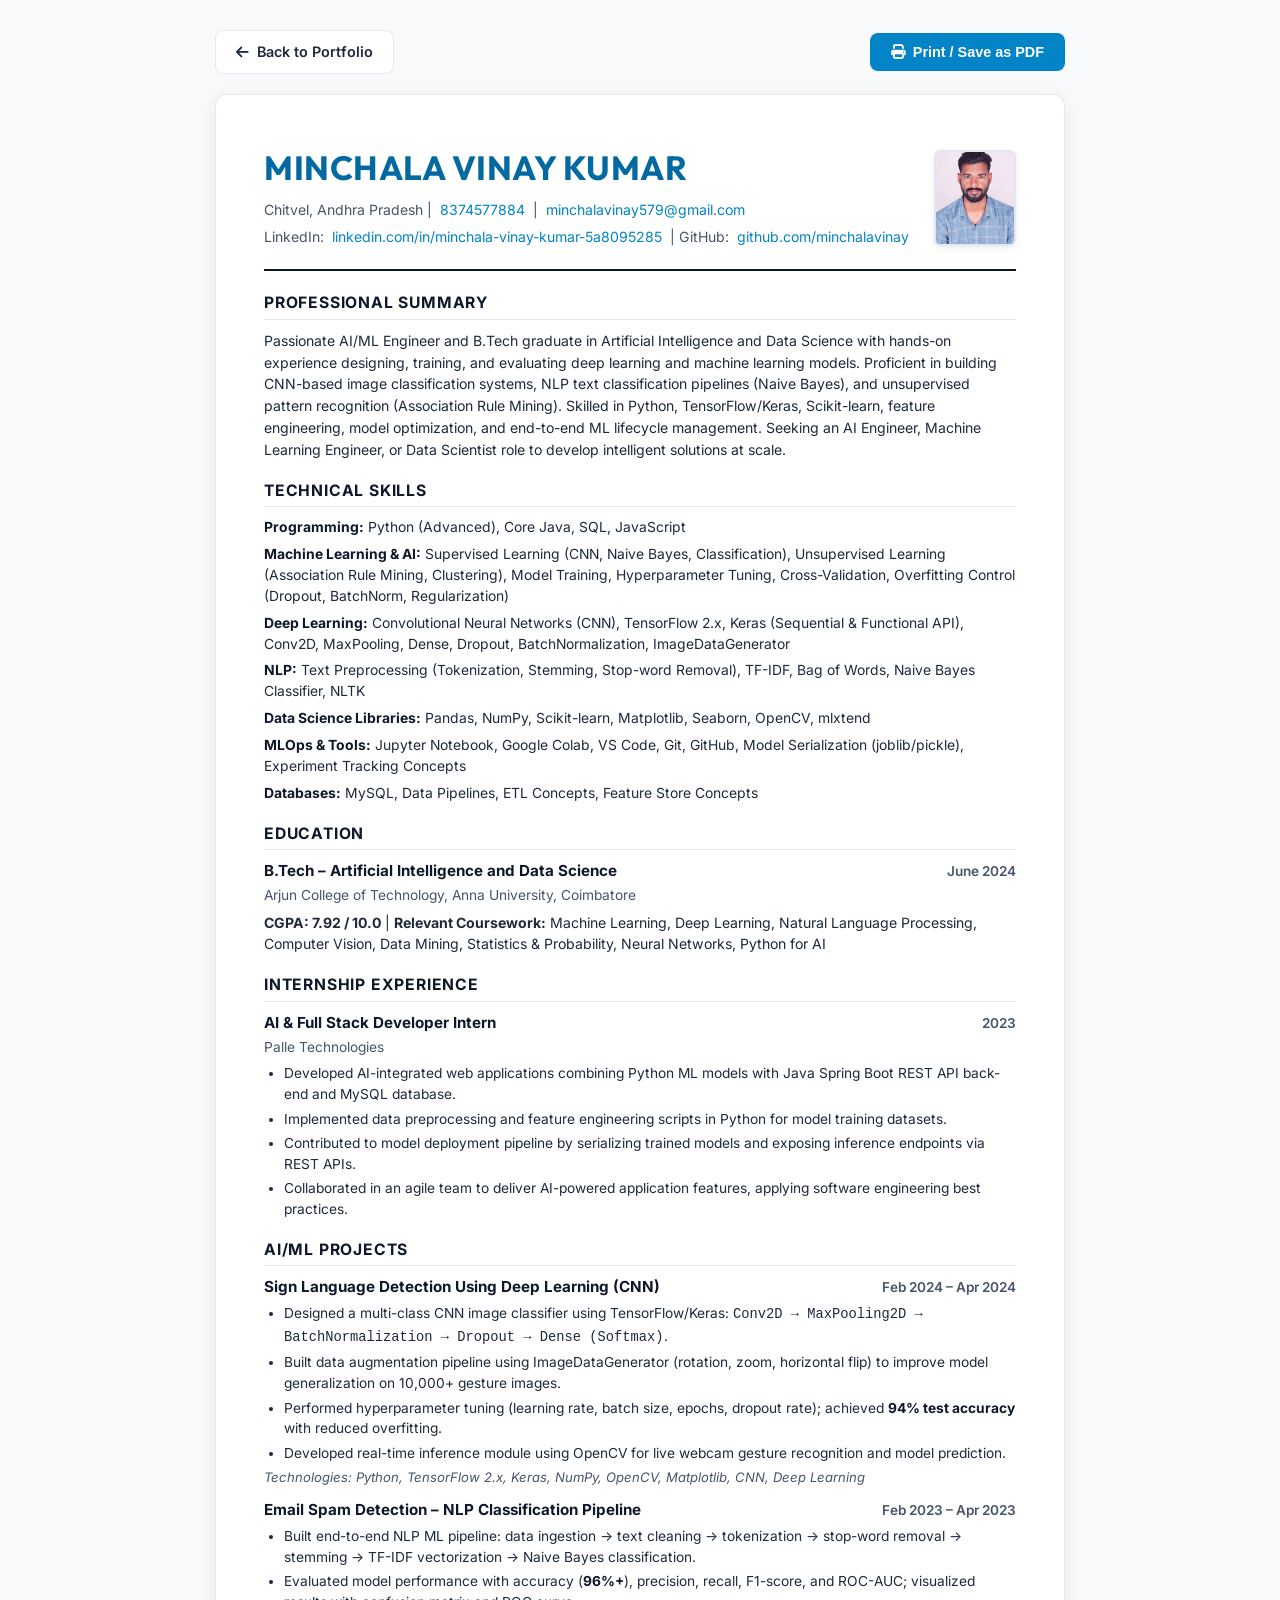
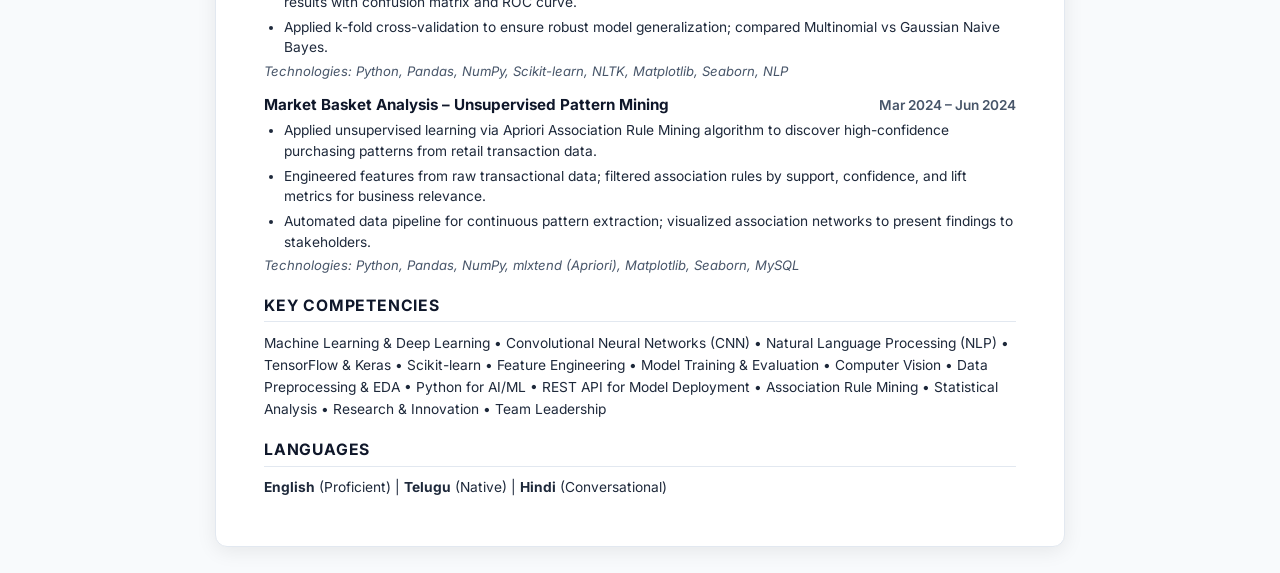
<file: resume.html>
<!DOCTYPE html>
<html lang="en">

<head>
  <meta charset="UTF-8">
  <meta name="viewport" content="width=device-width, initial-scale=1.0">
  <title>Resume | Minchala Vinay Kumar - AI/ML Engineer</title>
  <link rel="preconnect" href="https://fonts.googleapis.com">
  <link rel="preconnect" href="https://fonts.gstatic.com" crossorigin>
  <link
    href="https://fonts.googleapis.com/css2?family=Inter:wght@300;400;500;600;700&family=Outfit:wght@600;700&display=swap"
    rel="stylesheet">
  <link rel="stylesheet" href="https://cdnjs.cloudflare.com/ajax/libs/font-awesome/6.5.1/css/all.min.css">
  <style>
    :root {
      --primary: #0f172a;
      --accent: #0284c7;
      --text: #1e293b;
      --text-muted: #475569;
      --border: #e2e8f0;
      --bg: #f8fafc;
    }

    * {
      box-sizing: border-box;
      margin: 0;
      padding: 0;
    }

    body {
      font-family: 'Inter', sans-serif;
      background: var(--bg);
      color: var(--text);
      line-height: 1.5;
      padding: 30px 16px;
    }

    .toolbar {
      max-width: 850px;
      margin: 0 auto 20px auto;
      display: flex;
      justify-content: space-between;
      align-items: center;
    }

    .btn {
      display: inline-flex;
      align-items: center;
      gap: 8px;
      padding: 10px 20px;
      border-radius: 8px;
      text-decoration: none;
      font-size: 0.9rem;
      font-weight: 600;
      cursor: pointer;
      border: 1px solid transparent;
      transition: all 0.2s;
    }

    .btn-back {
      background: #ffffff;
      color: var(--text);
      border-color: var(--border);
    }

    .btn-back:hover {
      background: #f1f5f9;
    }

    .btn-print {
      background: var(--accent);
      color: #ffffff;
    }

    .btn-print:hover {
      background: #0369a1;
    }

    /* Resume Document Container */
    .resume-paper {
      max-width: 850px;
      margin: 0 auto;
      background: #ffffff;
      padding: 48px;
      border-radius: 12px;
      box-shadow: 0 4px 20px rgba(0, 0, 0, 0.08);
      border: 1px solid var(--border);
    }

    /* Header */
    .resume-header {
      border-bottom: 2px solid var(--primary);
      padding-bottom: 16px;
      margin-bottom: 20px;
    }

    .resume-header-flex {
      display: flex;
      justify-content: space-between;
      align-items: center;
      gap: 20px;
    }

    .resume-header-info {
      text-align: left;
      flex-grow: 1;
    }

    .resume-photo-box {
      width: 82px;
      height: 96px;
      border-radius: 6px;
      overflow: hidden;
      border: 2px solid var(--border);
      flex-shrink: 0;
      box-shadow: 0 2px 6px rgba(0, 0, 0, 0.08);
    }

    .resume-photo {
      width: 100%;
      height: 100%;
      object-fit: cover;
      display: block;
    }

    .name {
      font-family: 'Outfit', sans-serif;
      font-size: 2.1rem;
      font-weight: 700;
      color: #0369a1;
      letter-spacing: 0.5px;
      margin-bottom: 6px;
    }

    .contact-line {
      font-size: 0.88rem;
      color: var(--text-muted);
      margin-bottom: 6px;
    }

    .contact-line a {
      color: var(--accent);
      text-decoration: none;
      margin: 0 4px;
    }

    .contact-line a:hover {
      text-decoration: underline;
    }

    /* Section Styling */
    .section {
      margin-bottom: 18px;
    }

    .section-title {
      font-size: 0.98rem;
      font-weight: 700;
      text-transform: uppercase;
      letter-spacing: 0.8px;
      color: var(--primary);
      border-bottom: 1.5px solid var(--border);
      padding-bottom: 4px;
      margin-bottom: 10px;
    }

    p {
      font-size: 0.88rem;
      color: var(--text);
      line-height: 1.55;
    }

    /* Skills */
    .skill-category {
      font-size: 0.87rem;
      margin-bottom: 6px;
      line-height: 1.5;
    }

    .skill-category strong {
      color: var(--primary);
    }

    /* Education & Experience Entries */
    .entry-header {
      display: flex;
      justify-content: space-between;
      align-items: baseline;
      margin-bottom: 2px;
    }

    .entry-title {
      font-size: 0.95rem;
      font-weight: 700;
      color: var(--primary);
    }

    .entry-date {
      font-size: 0.85rem;
      font-weight: 600;
      color: var(--text-muted);
    }

    .entry-sub {
      font-size: 0.86rem;
      color: var(--text-muted);
      margin-bottom: 6px;
    }

    .bullet-list {
      list-style-type: disc;
      padding-left: 20px;
      margin-top: 4px;
    }

    .bullet-list li {
      font-size: 0.86rem;
      color: var(--text);
      margin-bottom: 4px;
      line-height: 1.5;
    }

    .bullet-list li strong {
      color: var(--primary);
    }

    .tech-used {
      font-size: 0.82rem;
      color: var(--text-muted);
      margin-top: 4px;
      font-style: italic;
    }

    /* Print Styles */
    @media print {
      body {
        background: #ffffff;
        padding: 0;
      }

      .toolbar {
        display: none !important;
      }

      .resume-paper {
        box-shadow: none;
        border: none;
        padding: 0;
        max-width: 100%;
      }

      .name {
        font-size: 1.9rem;
      }

      .section {
        margin-bottom: 14px;
      }

      .bullet-list li {
        font-size: 0.82rem;
        margin-bottom: 3px;
      }
    }
  </style>
</head>

<body>

  <div class="toolbar">
    <a href="index.html" class="btn btn-back">
      <i class="fa-solid fa-arrow-left"></i> Back to Portfolio
    </a>
    <button onclick="window.print()" class="btn btn-print">
      <i class="fa-solid fa-print"></i> Print / Save as PDF
    </button>
  </div>

  <main class="resume-paper">
    <!-- Header -->
    <header class="resume-header">
      <div class="resume-header-flex">
        <div class="resume-header-info">
          <h1 class="name">MINCHALA VINAY KUMAR</h1>
          <div class="contact-line">
            <span>Chitvel, Andhra Pradesh</span> |
            <span><a href="tel:8374577884">8374577884</a></span> |
            <span><a href="mailto:minchalavinay579@gmail.com">minchalavinay579@gmail.com</a></span>
          </div>
          <div class="contact-line">
            <span>LinkedIn: <a href="https://linkedin.com/in/minchala-vinay-kumar-5a8095285" target="_blank"
                rel="noopener">linkedin.com/in/minchala-vinay-kumar-5a8095285</a></span> |
            <span>GitHub: <a href="https://github.com/minchalavinay" target="_blank"
                rel="noopener">github.com/minchalavinay</a></span>
          </div>
        </div>
        <div class="resume-photo-box">
          <img src="profile.jpg" alt="Minchala Vinay Kumar" class="resume-photo">
        </div>
      </div>
    </header>

    <!-- Professional Summary -->
    <section class="section">
      <h2 class="section-title">PROFESSIONAL SUMMARY</h2>
      <p>
        Passionate AI/ML Engineer and B.Tech graduate in Artificial Intelligence and Data Science with hands-on
        experience designing, training, and evaluating deep learning and machine learning models. Proficient in building
        CNN-based image classification systems, NLP text classification pipelines (Naive Bayes), and unsupervised
        pattern recognition (Association Rule Mining). Skilled in Python, TensorFlow/Keras, Scikit-learn, feature
        engineering, model optimization, and end-to-end ML lifecycle management. Seeking an AI Engineer, Machine
        Learning Engineer, or Data Scientist role to develop intelligent solutions at scale.
      </p>
    </section>

    <!-- Technical Skills -->
    <section class="section">
      <h2 class="section-title">TECHNICAL SKILLS</h2>
      <div class="skill-category">
        <strong>Programming:</strong> Python (Advanced), Core Java, SQL, JavaScript
      </div>
      <div class="skill-category">
        <strong>Machine Learning & AI:</strong> Supervised Learning (CNN, Naive Bayes, Classification), Unsupervised
        Learning (Association Rule Mining, Clustering), Model Training, Hyperparameter Tuning, Cross-Validation,
        Overfitting Control (Dropout, BatchNorm, Regularization)
      </div>
      <div class="skill-category">
        <strong>Deep Learning:</strong> Convolutional Neural Networks (CNN), TensorFlow 2.x, Keras (Sequential &
        Functional API), Conv2D, MaxPooling, Dense, Dropout, BatchNormalization, ImageDataGenerator
      </div>
      <div class="skill-category">
        <strong>NLP:</strong> Text Preprocessing (Tokenization, Stemming, Stop-word Removal), TF-IDF, Bag of Words,
        Naive Bayes Classifier, NLTK
      </div>
      <div class="skill-category">
        <strong>Data Science Libraries:</strong> Pandas, NumPy, Scikit-learn, Matplotlib, Seaborn, OpenCV, mlxtend
      </div>
      <div class="skill-category">
        <strong>MLOps & Tools:</strong> Jupyter Notebook, Google Colab, VS Code, Git, GitHub, Model Serialization
        (joblib/pickle), Experiment Tracking Concepts
      </div>
      <div class="skill-category">
        <strong>Databases:</strong> MySQL, Data Pipelines, ETL Concepts, Feature Store Concepts
      </div>
    </section>

    <!-- Education -->
    <section class="section">
      <h2 class="section-title">EDUCATION</h2>
      <div class="entry-header">
        <div class="entry-title">B.Tech – Artificial Intelligence and Data Science</div>
        <div class="entry-date">June 2024</div>
      </div>
      <div class="entry-sub">Arjun College of Technology, Anna University, Coimbatore</div>
      <p>
        <strong>CGPA: 7.92 / 10.0</strong> | <strong>Relevant Coursework:</strong> Machine Learning, Deep Learning,
        Natural Language Processing, Computer Vision, Data Mining, Statistics & Probability, Neural Networks, Python for
        AI
      </p>
    </section>

    <!-- Internship Experience -->
    <section class="section">
      <h2 class="section-title">INTERNSHIP EXPERIENCE</h2>
      <div class="entry-header">
        <div class="entry-title">AI & Full Stack Developer Intern</div>
        <div class="entry-date">2023</div>
      </div>
      <div class="entry-sub">Palle Technologies</div>
      <ul class="bullet-list">
        <li>Developed AI-integrated web applications combining Python ML models with Java Spring Boot REST API back-end
          and MySQL database.</li>
        <li>Implemented data preprocessing and feature engineering scripts in Python for model training datasets.</li>
        <li>Contributed to model deployment pipeline by serializing trained models and exposing inference endpoints via
          REST APIs.</li>
        <li>Collaborated in an agile team to deliver AI-powered application features, applying software engineering best
          practices.</li>
      </ul>
    </section>

    <!-- AI/ML Projects -->
    <section class="section">
      <h2 class="section-title">AI/ML PROJECTS</h2>

      <!-- Project 1 -->
      <div style="margin-bottom: 12px;">
        <div class="entry-header">
          <div class="entry-title">Sign Language Detection Using Deep Learning (CNN)</div>
          <div class="entry-date">Feb 2024 – Apr 2024</div>
        </div>
        <ul class="bullet-list">
          <li>Designed a multi-class CNN image classifier using TensorFlow/Keras:
            <code>Conv2D &rarr; MaxPooling2D &rarr; BatchNormalization &rarr; Dropout &rarr; Dense (Softmax)</code>.
          </li>
          <li>Built data augmentation pipeline using ImageDataGenerator (rotation, zoom, horizontal flip) to improve
            model generalization on 10,000+ gesture images.</li>
          <li>Performed hyperparameter tuning (learning rate, batch size, epochs, dropout rate); achieved <strong>94%
              test accuracy</strong> with reduced overfitting.</li>
          <li>Developed real-time inference module using OpenCV for live webcam gesture recognition and model
            prediction.</li>
        </ul>
        <div class="tech-used">Technologies: Python, TensorFlow 2.x, Keras, NumPy, OpenCV, Matplotlib, CNN, Deep
          Learning</div>
      </div>

      <!-- Project 2 -->
      <div style="margin-bottom: 12px;">
        <div class="entry-header">
          <div class="entry-title">Email Spam Detection – NLP Classification Pipeline</div>
          <div class="entry-date">Feb 2023 – Apr 2023</div>
        </div>
        <ul class="bullet-list">
          <li>Built end-to-end NLP ML pipeline: data ingestion &rarr; text cleaning &rarr; tokenization &rarr; stop-word
            removal &rarr; stemming &rarr; TF-IDF vectorization &rarr; Naive Bayes classification.</li>
          <li>Evaluated model performance with accuracy (<strong>96%+</strong>), precision, recall, F1-score, and
            ROC-AUC; visualized results with confusion matrix and ROC curve.</li>
          <li>Applied k-fold cross-validation to ensure robust model generalization; compared Multinomial vs Gaussian
            Naive Bayes.</li>
        </ul>
        <div class="tech-used">Technologies: Python, Pandas, NumPy, Scikit-learn, NLTK, Matplotlib, Seaborn, NLP</div>
      </div>

      <!-- Project 3 -->
      <div>
        <div class="entry-header">
          <div class="entry-title">Market Basket Analysis – Unsupervised Pattern Mining</div>
          <div class="entry-date">Mar 2024 – Jun 2024</div>
        </div>
        <ul class="bullet-list">
          <li>Applied unsupervised learning via Apriori Association Rule Mining algorithm to discover high-confidence
            purchasing patterns from retail transaction data.</li>
          <li>Engineered features from raw transactional data; filtered association rules by support, confidence, and
            lift metrics for business relevance.</li>
          <li>Automated data pipeline for continuous pattern extraction; visualized association networks to present
            findings to stakeholders.</li>
        </ul>
        <div class="tech-used">Technologies: Python, Pandas, NumPy, mlxtend (Apriori), Matplotlib, Seaborn, MySQL</div>
      </div>
    </section>

    <!-- Key Competencies -->
    <section class="section">
      <h2 class="section-title">KEY COMPETENCIES</h2>
      <p style="font-size: 0.86rem; line-height: 1.6;">
        Machine Learning & Deep Learning • Convolutional Neural Networks (CNN) • Natural Language Processing (NLP) •
        TensorFlow & Keras • Scikit-learn • Feature Engineering • Model Training & Evaluation • Computer Vision • Data
        Preprocessing & EDA • Python for AI/ML • REST API for Model Deployment • Association Rule Mining • Statistical
        Analysis • Research & Innovation • Team Leadership
      </p>
    </section>

    <!-- Languages -->
    <section class="section" style="margin-bottom: 0;">
      <h2 class="section-title">LANGUAGES</h2>
      <p style="font-size: 0.86rem;">
        <strong>English</strong> (Proficient) | <strong>Telugu</strong> (Native) | <strong>Hindi</strong>
        (Conversational)
      </p>
    </section>
  </main>

</body>

</html>
</file>
<file: styles.css>
/* ==========================================================================
   MINCHALA VINAY KUMAR - PORTFOLIO STYLES
   AI & Machine Learning Engineer
   ========================================================================== */

/* --- CSS Variables & Theme Tokens --- */
:root {
  /* Color Palette - Dark Theme (Default) */
  --bg-primary: #0a0d14;
  --bg-secondary: #0f1523;
  --bg-card: rgba(18, 24, 38, 0.75);
  --bg-card-hover: rgba(26, 34, 52, 0.9);
  --border-color: rgba(255, 255, 255, 0.08);
  --border-focus: rgba(6, 182, 212, 0.5);

  --text-primary: #f8fafc;
  --text-secondary: #94a3b8;
  --text-dim: #64748b;

  /* AI Accents */
  --accent-cyan: #06b6d4;
  --accent-blue: #3b82f6;
  --accent-purple: #8b5cf6;
  --accent-pink: #ec4899;
  --accent-green: #10b981;
  --accent-amber: #f59e0b;
  --accent-red: #ef4444;

  --gradient-ai: linear-gradient(135deg, #06b6d4 0%, #3b82f6 50%, #8b5cf6 100%);
  --gradient-glow: linear-gradient(135deg, rgba(6, 182, 212, 0.15), rgba(139, 92, 246, 0.15));
  --gradient-card: linear-gradient(180deg, rgba(255, 255, 255, 0.03) 0%, rgba(255, 255, 255, 0) 100%);

  /* Typography */
  --font-sans: 'Inter', -apple-system, BlinkMacSystemFont, 'Segoe UI', Roboto, sans-serif;
  --font-heading: 'Outfit', sans-serif;
  --font-mono: 'Fira Code', monospace;

  /* Shadows & Glassmorphism */
  --glass-blur: blur(16px);
  --shadow-sm: 0 2px 8px rgba(0, 0, 0, 0.25);
  --shadow-md: 0 8px 24px rgba(0, 0, 0, 0.35);
  --shadow-lg: 0 16px 40px rgba(0, 0, 0, 0.5);
  --shadow-glow: 0 0 30px rgba(6, 182, 212, 0.2);

  /* Dimensions & Spacing */
  --nav-height: 72px;
  --container-max: 1200px;
  --radius-sm: 8px;
  --radius-md: 14px;
  --radius-lg: 20px;
  --radius-full: 9999px;
  --transition-fast: 0.2s cubic-bezier(0.16, 1, 0.3, 1);
  --transition-normal: 0.3s cubic-bezier(0.16, 1, 0.3, 1);
}

/* Light Theme Overrides */
[data-theme="light"] {
  --bg-primary: #f8fafc;
  --bg-secondary: #f1f5f9;
  --bg-card: rgba(255, 255, 255, 0.85);
  --bg-card-hover: rgba(255, 255, 255, 0.98);
  --border-color: rgba(0, 0, 0, 0.08);
  --border-focus: rgba(6, 182, 212, 0.6);

  --text-primary: #0f172a;
  --text-secondary: #475569;
  --text-dim: #94a3b8;

  --shadow-sm: 0 2px 8px rgba(0, 0, 0, 0.04);
  --shadow-md: 0 8px 20px rgba(0, 0, 0, 0.07);
  --shadow-lg: 0 16px 36px rgba(0, 0, 0, 0.1);
  --shadow-glow: 0 0 30px rgba(6, 182, 212, 0.12);
}

/* --- Base & Reset --- */
*,
*::before,
*::after {
  box-sizing: border-box;
  margin: 0;
  padding: 0;
}

html {
  scroll-behavior: smooth;
  font-size: 16px;
  -webkit-font-smoothing: antialiased;
}

body {
  font-family: var(--font-sans);
  background-color: var(--bg-primary);
  color: var(--text-primary);
  line-height: 1.6;
  overflow-x: hidden;
  position: relative;
  transition: background-color var(--transition-normal), color var(--transition-normal);
}

/* Background Neural Canvas */
#neural-canvas {
  position: fixed;
  top: 0;
  left: 0;
  width: 100vw;
  height: 100vh;
  z-index: 0;
  pointer-events: none;
  opacity: 0.45;
}

[data-theme="light"] #neural-canvas {
  opacity: 0.2;
}

/* Typography Helpers */
h1,
h2,
h3,
h4,
h5,
h6 {
  font-family: var(--font-heading);
  color: var(--text-primary);
  line-height: 1.25;
}

p {
  color: var(--text-secondary);
}

a {
  color: inherit;
  text-decoration: none;
  transition: color var(--transition-fast);
}

code {
  font-family: var(--font-mono);
  background: rgba(6, 182, 212, 0.1);
  color: var(--accent-cyan);
  padding: 2px 6px;
  border-radius: 4px;
  font-size: 0.88em;
}

.gradient-text {
  background: var(--gradient-ai);
  -webkit-background-clip: text;
  -webkit-text-fill-color: transparent;
  display: inline-block;
}

.text-accent {
  color: var(--accent-cyan) !important;
}

.text-primary {
  color: var(--accent-blue) !important;
}

.font-bold {
  font-weight: 700;
}

/* --- Buttons & Controls --- */
.btn {
  display: inline-flex;
  align-items: center;
  justify-content: center;
  gap: 8px;
  padding: 12px 24px;
  border-radius: var(--radius-full);
  font-family: var(--font-sans);
  font-size: 0.95rem;
  font-weight: 600;
  cursor: pointer;
  border: 1px solid transparent;
  transition: all var(--transition-fast);
  white-space: nowrap;
}

.btn-sm {
  padding: 8px 16px;
  font-size: 0.85rem;
}

.btn-block {
  width: 100%;
}

.btn-primary {
  background: var(--gradient-ai);
  color: #ffffff;
  box-shadow: 0 4px 16px rgba(6, 182, 212, 0.35);
}

.btn-primary:hover {
  transform: translateY(-2px);
  box-shadow: 0 8px 24px rgba(6, 182, 212, 0.5);
  color: #ffffff;
}

.btn-secondary {
  background: var(--bg-card);
  color: var(--text-primary);
  border: 1px solid var(--border-color);
  backdrop-filter: var(--glass-blur);
}

.btn-secondary:hover {
  background: var(--bg-card-hover);
  border-color: var(--accent-cyan);
  color: var(--accent-cyan);
  transform: translateY(-2px);
}

.btn-outline {
  background: transparent;
  color: var(--text-primary);
  border: 1px solid var(--border-color);
}

.btn-outline:hover {
  border-color: var(--accent-cyan);
  color: var(--accent-cyan);
  background: rgba(6, 182, 212, 0.08);
}

.icon-btn {
  background: var(--bg-card);
  border: 1px solid var(--border-color);
  color: var(--text-primary);
  width: 40px;
  height: 40px;
  border-radius: var(--radius-full);
  display: flex;
  align-items: center;
  justify-content: center;
  cursor: pointer;
  transition: all var(--transition-fast);
}

.icon-btn:hover {
  color: var(--accent-cyan);
  border-color: var(--accent-cyan);
  transform: scale(1.05);
}

/* Glass Card Component */
.card {
  background: var(--bg-card);
  border: 1px solid var(--border-color);
  border-radius: var(--radius-lg);
  backdrop-filter: var(--glass-blur);
  -webkit-backdrop-filter: var(--glass-blur);
  box-shadow: var(--shadow-sm);
  transition: all var(--transition-normal);
  position: relative;
  overflow: hidden;
}

.card:hover {
  border-color: rgba(6, 182, 212, 0.3);
  box-shadow: var(--shadow-md);
}

/* --- Navigation Bar --- */
.navbar {
  position: fixed;
  top: 0;
  left: 0;
  width: 100%;
  height: var(--nav-height);
  z-index: 1000;
  transition: all var(--transition-fast);
  background: transparent;
}

.navbar.scrolled {
  background: rgba(10, 13, 20, 0.85);
  backdrop-filter: var(--glass-blur);
  -webkit-backdrop-filter: var(--glass-blur);
  border-bottom: 1px solid var(--border-color);
  box-shadow: var(--shadow-sm);
}

[data-theme="light"] .navbar.scrolled {
  background: rgba(248, 250, 252, 0.9);
}

.nav-container {
  max-width: var(--container-max);
  margin: 0 auto;
  height: 100%;
  padding: 0 24px;
  display: flex;
  align-items: center;
  justify-content: space-between;
}

.nav-brand {
  display: flex;
  align-items: center;
  font-family: var(--font-heading);
  font-size: 1.35rem;
  font-weight: 700;
  letter-spacing: -0.5px;
}

.brand-code {
  color: var(--accent-cyan);
  font-family: var(--font-mono);
  font-weight: 600;
}

.brand-name {
  color: var(--text-primary);
  margin: 0 2px;
}

.brand-dot {
  color: var(--accent-purple);
}

.nav-menu {
  display: flex;
  align-items: center;
  gap: 32px;
}

.nav-link {
  font-size: 0.92rem;
  font-weight: 500;
  color: var(--text-secondary);
  position: relative;
  padding: 6px 0;
}

.nav-link::after {
  content: '';
  position: absolute;
  bottom: 0;
  left: 0;
  width: 0;
  height: 2px;
  background: var(--gradient-ai);
  transition: width var(--transition-fast);
  border-radius: 2px;
}

.nav-link:hover,
.nav-link.active {
  color: var(--text-primary);
}

.nav-link:hover::after,
.nav-link.active::after {
  width: 100%;
}

.nav-link.special-link {
  color: var(--accent-cyan);
  font-weight: 600;
}

.nav-actions {
  display: flex;
  align-items: center;
  gap: 12px;
}

.hamburger {
  display: none;
  flex-direction: column;
  justify-content: space-around;
  width: 38px;
  height: 38px;
  background: var(--bg-card);
  border: 1px solid var(--border-color);
  border-radius: var(--radius-sm);
  padding: 8px;
  cursor: pointer;
}

.hamburger span {
  width: 100%;
  height: 2px;
  background-color: var(--text-primary);
  border-radius: 2px;
  transition: all var(--transition-fast);
}

/* Mobile Drawer Menu */
.mobile-menu {
  position: fixed;
  top: 0;
  right: -100%;
  width: 300px;
  height: 100vh;
  background: var(--bg-secondary);
  border-left: 1px solid var(--border-color);
  z-index: 1100;
  padding: 24px;
  display: flex;
  flex-direction: column;
  justify-content: space-between;
  transition: right var(--transition-normal);
  box-shadow: var(--shadow-lg);
}

.mobile-menu.open {
  right: 0;
}

.mobile-menu-header {
  display: flex;
  justify-content: space-between;
  align-items: center;
  padding-bottom: 20px;
  border-bottom: 1px solid var(--border-color);
}

.close-menu {
  background: none;
  border: none;
  font-size: 1.4rem;
  color: var(--text-primary);
  cursor: pointer;
}

.mobile-nav-links {
  display: flex;
  flex-direction: column;
  gap: 18px;
  margin-top: 30px;
}

.mobile-link {
  font-size: 1.05rem;
  font-weight: 500;
  display: flex;
  align-items: center;
  gap: 12px;
  color: var(--text-secondary);
}

.mobile-link:hover {
  color: var(--accent-cyan);
}

.mobile-socials {
  display: flex;
  gap: 16px;
  padding-top: 20px;
  border-top: 1px solid var(--border-color);
  font-size: 1.25rem;
}

/* --- Section General Styling --- */
.section {
  padding: 100px 0;
  position: relative;
  z-index: 1;
}

.section-container {
  max-width: var(--container-max);
  margin: 0 auto;
  padding: 0 24px;
}

.section-header {
  text-align: center;
  max-width: 760px;
  margin: 0 auto 56px auto;
}

.section-badge {
  display: inline-flex;
  align-items: center;
  gap: 8px;
  padding: 6px 16px;
  background: rgba(6, 182, 212, 0.1);
  color: var(--accent-cyan);
  border: 1px solid rgba(6, 182, 212, 0.25);
  border-radius: var(--radius-full);
  font-size: 0.82rem;
  font-weight: 600;
  text-transform: uppercase;
  letter-spacing: 0.8px;
  margin-bottom: 16px;
}

.section-title {
  font-size: 2.35rem;
  font-weight: 700;
  margin-bottom: 16px;
}

.section-subtitle {
  font-size: 1.05rem;
  color: var(--text-secondary);
}

/* --- HERO SECTION --- */
.hero-section {
  padding: 140px 0 60px 0;
  min-height: 100vh;
  display: flex;
  flex-direction: column;
  justify-content: center;
  position: relative;
  z-index: 1;
}

.hero-container {
  max-width: var(--container-max);
  margin: 0 auto;
  padding: 0 24px;
  display: grid;
  grid-template-columns: 1.15fr 0.85fr;
  gap: 48px;
  align-items: center;
}

.badge-status {
  display: inline-flex;
  align-items: center;
  gap: 10px;
  padding: 6px 16px;
  background: rgba(16, 185, 129, 0.1);
  border: 1px solid rgba(16, 185, 129, 0.3);
  border-radius: var(--radius-full);
  margin-bottom: 24px;
}

.status-pulse {
  width: 8px;
  height: 8px;
  background-color: var(--accent-green);
  border-radius: 50%;
  box-shadow: 0 0 10px var(--accent-green);
  animation: pulse 2s infinite;
}

@keyframes pulse {
  0% {
    transform: scale(0.95);
    box-shadow: 0 0 0 0 rgba(16, 185, 129, 0.7);
  }

  70% {
    transform: scale(1.1);
    box-shadow: 0 0 0 8px rgba(16, 185, 129, 0);
  }

  100% {
    transform: scale(0.95);
    box-shadow: 0 0 0 0 rgba(16, 185, 129, 0);
  }
}

.badge-text {
  font-size: 0.82rem;
  font-weight: 600;
  color: var(--accent-green);
}

.hero-title-flex {
  display: flex;
  align-items: center;
  gap: 20px;
  margin-bottom: 16px;
  flex-wrap: wrap;
}

.hero-avatar {
  position: relative;
  width: 78px;
  height: 78px;
  flex-shrink: 0;
}

.hero-avatar-img {
  width: 100%;
  height: 100%;
  border-radius: 50%;
  object-fit: cover;
  border: 2.5px solid var(--accent-cyan);
  box-shadow: 0 0 22px rgba(6, 182, 212, 0.45);
}

.hero-status-pulse {
  position: absolute;
  bottom: 2px;
  right: 2px;
  width: 14px;
  height: 14px;
  background: var(--accent-green);
  border: 2px solid var(--bg-primary);
  border-radius: 50%;
  animation: pulse 2s infinite;
}

.hero-title {
  font-size: 3.4rem;
  font-weight: 800;
  letter-spacing: -1px;
  margin-bottom: 16px;
  line-height: 1.15;
}

.typewriter-container {
  font-size: 1.6rem;
  font-weight: 600;
  color: var(--text-primary);
  margin-bottom: 20px;
  font-family: var(--font-heading);
}

.static-prefix {
  color: var(--text-secondary);
}

.typewriter-text {
  color: var(--accent-cyan);
  border-bottom: 2px solid var(--accent-cyan);
  padding-bottom: 2px;
}

.cursor {
  display: inline-block;
  background-color: var(--accent-cyan);
  width: 3px;
  animation: blink 1s infinite;
}

@keyframes blink {

  0%,
  100% {
    opacity: 1;
  }

  50% {
    opacity: 0;
  }
}

.hero-description {
  font-size: 1.1rem;
  line-height: 1.7;
  color: var(--text-secondary);
  max-width: 580px;
  margin-bottom: 32px;
}

.hero-cta-group {
  display: flex;
  flex-wrap: wrap;
  gap: 14px;
  margin-bottom: 36px;
}

.hero-socials {
  display: flex;
  flex-wrap: wrap;
  align-items: center;
  gap: 12px;
}

.socials-label {
  font-size: 0.85rem;
  color: var(--text-dim);
  font-weight: 600;
  text-transform: uppercase;
}

.social-chip {
  display: inline-flex;
  align-items: center;
  gap: 8px;
  padding: 6px 14px;
  background: var(--bg-card);
  border: 1px solid var(--border-color);
  border-radius: var(--radius-full);
  font-size: 0.85rem;
  font-weight: 500;
  color: var(--text-secondary);
  transition: all var(--transition-fast);
}

.social-chip:hover {
  border-color: var(--accent-cyan);
  color: var(--accent-cyan);
  transform: translateY(-2px);
}

.location-chip {
  display: inline-flex;
  align-items: center;
  gap: 6px;
  font-size: 0.85rem;
  color: var(--text-dim);
  margin-left: 6px;
}

/* Terminal Card (Hero Right) */
/* Hero Visual & Profile Showcase Card */
.hero-visual {
  position: relative;
  display: flex;
  flex-direction: column;
  gap: 24px;
}

.hero-profile-showcase-card {
  padding: 24px;
  background: var(--bg-card);
  border: 1px solid var(--border-color);
  border-radius: var(--radius-lg);
  backdrop-filter: var(--glass-blur);
  box-shadow: 0 12px 36px rgba(0, 0, 0, 0.45);
}

.showcase-card-header {
  display: flex;
  justify-content: space-between;
  align-items: center;
  margin-bottom: 14px;
}

.status-indicator {
  display: flex;
  align-items: center;
  gap: 8px;
  font-size: 0.8rem;
  font-weight: 600;
  color: var(--accent-green);
}

.status-pulse-sm {
  width: 8px;
  height: 8px;
  background: var(--accent-green);
  border-radius: 50%;
  box-shadow: 0 0 10px var(--accent-green);
  animation: pulse 2s infinite;
}

.role-pill {
  font-size: 0.75rem;
  font-weight: 700;
  text-transform: uppercase;
  letter-spacing: 0.5px;
  padding: 4px 10px;
  background: rgba(6, 182, 212, 0.12);
  border: 1px solid rgba(6, 182, 212, 0.3);
  color: var(--accent-cyan);
  border-radius: var(--radius-full);
}

.showcase-photo-container {
  position: relative;
  display: flex;
  justify-content: center;
  align-items: center;
  margin: 10px 0 18px 0;
}

.showcase-photo-wrapper {
  width: 220px;
  height: 270px;
  border-radius: 18px;
  overflow: hidden;
  border: 2.5px solid var(--accent-cyan);
  box-shadow: 0 0 30px rgba(6, 182, 212, 0.35);
  position: relative;
  background: #0f172a;
  transition: transform var(--transition-fast), box-shadow var(--transition-fast);
}

.showcase-photo-wrapper:hover {
  transform: scale(1.02);
  box-shadow: 0 0 40px rgba(6, 182, 212, 0.55);
}

.showcase-main-img {
  width: 100%;
  height: 100%;
  object-fit: cover;
  object-position: top center;
  display: block;
}

.floating-chip {
  position: absolute;
  background: rgba(15, 23, 42, 0.92);
  border: 1px solid rgba(6, 182, 212, 0.4);
  padding: 6px 14px;
  border-radius: var(--radius-full);
  display: flex;
  align-items: center;
  gap: 6px;
  font-size: 0.78rem;
  font-weight: 600;
  color: var(--text-primary);
  box-shadow: 0 8px 20px rgba(0, 0, 0, 0.5);
  backdrop-filter: blur(8px);
  z-index: 2;
  transition: transform var(--transition-fast);
}

.floating-chip:hover {
  transform: translateY(-2px);
  border-color: var(--accent-cyan);
}

.chip-top-right {
  top: 10px;
  right: 18px;
}

.chip-bottom-left {
  bottom: 10px;
  left: 18px;
}

.showcase-card-footer {
  text-align: center;
  padding-top: 14px;
  border-top: 1px solid var(--border-color);
}

.showcase-name {
  font-family: var(--font-heading);
  font-size: 1.25rem;
  font-weight: 700;
  color: var(--text-primary);
  margin-bottom: 2px;
}

.showcase-sub {
  font-size: 0.82rem;
  color: var(--text-dim);
}

.terminal-card {
  background: #0d1117;
  border: 1px solid rgba(255, 255, 255, 0.12);
  border-radius: var(--radius-lg);
  box-shadow: 0 20px 50px rgba(0, 0, 0, 0.6), 0 0 30px rgba(6, 182, 212, 0.15);
  overflow: hidden;
  font-family: var(--font-mono);
}

.terminal-header {
  background: #161b22;
  padding: 12px 18px;
  display: flex;
  align-items: center;
  justify-content: space-between;
  border-bottom: 1px solid rgba(255, 255, 255, 0.08);
}

.terminal-dots {
  display: flex;
  gap: 6px;
}

.terminal-dots .dot {
  width: 12px;
  height: 12px;
  border-radius: 50%;
}

.dot.red {
  background: #ff5f56;
}

.dot.yellow {
  background: #ffbd2e;
}

.dot.green {
  background: #27c93f;
}

.terminal-title {
  font-size: 0.82rem;
  color: #8b949e;
  display: flex;
  align-items: center;
  gap: 8px;
}

.terminal-badge {
  font-size: 0.72rem;
  padding: 2px 8px;
  background: rgba(16, 185, 129, 0.2);
  color: var(--accent-green);
  border-radius: var(--radius-full);
}

.terminal-body {
  padding: 20px;
  font-size: 0.84rem;
  line-height: 1.65;
  color: #c9d1d9;
  display: flex;
  flex-direction: column;
  gap: 8px;
}

.t-prompt {
  color: var(--accent-green);
  font-weight: 700;
}

.t-info {
  color: #8b949e;
}

.t-cyan {
  color: var(--accent-cyan);
}

.t-dim {
  color: #6e7681;
}

.t-success {
  color: var(--accent-green);
  font-weight: 600;
}

.t-accent {
  color: #f0883e;
}

.terminal-footer {
  background: #161b22;
  border-top: 1px solid rgba(255, 255, 255, 0.08);
  padding: 12px 18px;
  display: flex;
  justify-content: space-around;
  gap: 12px;
}

.metric-pill {
  text-align: center;
}

.metric-val {
  display: block;
  font-size: 1.15rem;
  font-weight: 700;
  color: var(--accent-cyan);
  font-family: var(--font-heading);
}

.metric-lbl {
  font-size: 0.72rem;
  color: #8b949e;
  text-transform: uppercase;
  letter-spacing: 0.5px;
}

/* Quick Metrics Strip */
.metrics-strip {
  max-width: var(--container-max);
  margin: 60px auto 0 auto;
  padding: 0 24px;
  display: grid;
  grid-template-columns: repeat(4, 1fr);
  gap: 20px;
  width: 100%;
}

.metric-item {
  background: var(--bg-card);
  border: 1px solid var(--border-color);
  border-radius: var(--radius-md);
  padding: 20px;
  display: flex;
  align-items: center;
  gap: 16px;
  backdrop-filter: var(--glass-blur);
  transition: transform var(--transition-fast), border-color var(--transition-fast);
}

.metric-item:hover {
  transform: translateY(-3px);
  border-color: var(--accent-cyan);
}

.metric-icon {
  width: 50px;
  height: 50px;
  border-radius: var(--radius-sm);
  background: rgba(6, 182, 212, 0.1);
  color: var(--accent-cyan);
  display: flex;
  align-items: center;
  justify-content: center;
  font-size: 1.4rem;
  flex-shrink: 0;
}

.metric-info {
  display: flex;
  flex-direction: column;
}

.metric-number {
  font-family: var(--font-heading);
  font-size: 1.8rem;
  font-weight: 800;
  color: var(--text-primary);
  line-height: 1.1;
  display: inline;
}

.metric-symbol {
  font-family: var(--font-heading);
  font-size: 1.5rem;
  font-weight: 700;
  color: var(--accent-cyan);
}

.metric-title {
  font-size: 0.88rem;
  font-weight: 600;
  color: var(--text-primary);
  margin-top: 2px;
}

.metric-sub {
  font-size: 0.75rem;
  color: var(--text-dim);
}

/* --- ABOUT SECTION --- */
.about-grid {
  display: grid;
  grid-template-columns: 1.1fr 0.9fr;
  gap: 32px;
}

.about-bio-card {
  padding: 36px;
}

/* Profile Photo Styling in About Section */
.bio-header-flex {
  display: flex;
  align-items: center;
  gap: 22px;
  margin-bottom: 24px;
  padding-bottom: 20px;
  border-bottom: 1px solid var(--border-color);
}

.profile-photo-container {
  position: relative;
  width: 104px;
  height: 104px;
  flex-shrink: 0;
}

.photo-glow-ring {
  width: 100%;
  height: 100%;
  border-radius: 50%;
  padding: 3px;
  background: var(--gradient-ai);
  box-shadow: 0 0 25px rgba(6, 182, 212, 0.4), 0 0 10px rgba(139, 92, 246, 0.3);
  display: flex;
  align-items: center;
  justify-content: center;
  transition: transform var(--transition-fast), box-shadow var(--transition-fast);
}

.profile-photo-container:hover .photo-glow-ring {
  transform: scale(1.04);
  box-shadow: 0 0 35px rgba(6, 182, 212, 0.6), 0 0 15px rgba(139, 92, 246, 0.5);
}

.profile-photo {
  width: 100%;
  height: 100%;
  border-radius: 50%;
  object-fit: cover;
  background: #0f172a;
  display: block;
}

.photo-status {
  position: absolute;
  bottom: 2px;
  right: 2px;
  width: 22px;
  height: 22px;
  background: var(--bg-secondary);
  border: 2px solid var(--border-color);
  border-radius: 50%;
  display: flex;
  align-items: center;
  justify-content: center;
  box-shadow: 0 2px 6px rgba(0, 0, 0, 0.4);
}

.status-dot {
  width: 10px;
  height: 10px;
  background: var(--accent-green);
  border-radius: 50%;
  animation: pulse 2s infinite;
}

.bio-title-wrap h3 {
  font-size: 1.6rem;
  margin-bottom: 6px;
  color: var(--text-primary);
}

.bio-role-badge {
  display: inline-flex;
  align-items: center;
  gap: 6px;
  font-size: 0.84rem;
  font-weight: 600;
  color: var(--accent-cyan);
  background: rgba(6, 182, 212, 0.1);
  border: 1px solid rgba(6, 182, 212, 0.25);
  padding: 3px 10px;
  border-radius: var(--radius-full);
}

.bio-tag {
  display: inline-block;
  font-size: 0.78rem;
  font-weight: 700;
  text-transform: uppercase;
  color: var(--accent-cyan);
  letter-spacing: 0.8px;
  margin-bottom: 12px;
}

.about-bio-card h3 {
  font-size: 1.8rem;
  margin-bottom: 18px;
}

.about-bio-card p {
  font-size: 1rem;
  line-height: 1.7;
  margin-bottom: 16px;
}

.traits-grid {
  display: grid;
  grid-template-columns: repeat(2, 1fr);
  gap: 18px;
  margin: 28px 0;
}

.trait-box {
  display: flex;
  gap: 12px;
  background: rgba(255, 255, 255, 0.02);
  padding: 14px;
  border-radius: var(--radius-sm);
  border: 1px solid var(--border-color);
}

.trait-box i {
  font-size: 1.2rem;
  margin-top: 2px;
}

.trait-box strong {
  font-size: 0.92rem;
  display: block;
  color: var(--text-primary);
  margin-bottom: 2px;
}

.trait-box p {
  font-size: 0.82rem;
  line-height: 1.4;
  margin-bottom: 0;
}

.lang-strip {
  display: flex;
  flex-wrap: wrap;
  align-items: center;
  gap: 10px;
  padding-top: 20px;
  border-top: 1px solid var(--border-color);
}

.lang-title {
  font-size: 0.85rem;
  font-weight: 600;
  color: var(--text-dim);
}

.lang-badge {
  background: var(--bg-secondary);
  border: 1px solid var(--border-color);
  padding: 4px 12px;
  border-radius: var(--radius-full);
  font-size: 0.82rem;
}

/* Education & Pillars Column */
.about-right-column {
  display: flex;
  flex-direction: column;
  gap: 24px;
}

.education-card {
  padding: 28px;
  display: flex;
  gap: 20px;
}

.card-icon {
  width: 52px;
  height: 52px;
  border-radius: var(--radius-md);
  background: rgba(139, 92, 246, 0.15);
  color: var(--accent-purple);
  display: flex;
  align-items: center;
  justify-content: center;
  font-size: 1.5rem;
  flex-shrink: 0;
}

.edu-meta {
  display: flex;
  gap: 10px;
  margin-bottom: 8px;
}

.badge-accent {
  font-size: 0.75rem;
  font-weight: 600;
  color: var(--accent-purple);
  background: rgba(139, 92, 246, 0.12);
  padding: 2px 10px;
  border-radius: var(--radius-full);
}

.badge-grade {
  font-size: 0.75rem;
  font-weight: 700;
  color: var(--accent-cyan);
  background: rgba(6, 182, 212, 0.12);
  padding: 2px 10px;
  border-radius: var(--radius-full);
}

.education-card h4 {
  font-size: 1.15rem;
  margin-bottom: 4px;
}

.institution {
  font-size: 0.9rem;
  color: var(--text-dim);
  margin-bottom: 14px;
}

.coursework {
  margin-top: 10px;
}

.cw-title {
  font-size: 0.8rem;
  font-weight: 600;
  color: var(--text-dim);
  display: block;
  margin-bottom: 8px;
}

.cw-tags {
  display: flex;
  flex-wrap: wrap;
  gap: 6px;
}

.cw-tags span {
  font-size: 0.75rem;
  background: rgba(255, 255, 255, 0.04);
  border: 1px solid var(--border-color);
  padding: 3px 8px;
  border-radius: 4px;
  color: var(--text-secondary);
}

.pillars-card {
  padding: 28px;
}

.pillars-card h4 {
  font-size: 1.15rem;
  margin-bottom: 20px;
}

.pillar-item {
  margin-bottom: 18px;
}

.pillar-item:last-child {
  margin-bottom: 0;
}

.pillar-header {
  display: flex;
  justify-content: space-between;
  font-size: 0.88rem;
  font-weight: 600;
  margin-bottom: 6px;
}

.pillar-perc {
  color: var(--accent-cyan);
  font-family: var(--font-mono);
}

.prog-bar {
  width: 100%;
  height: 6px;
  background: rgba(255, 255, 255, 0.08);
  border-radius: 3px;
  overflow: hidden;
  margin-bottom: 6px;
}

.prog-fill {
  height: 100%;
  background: var(--gradient-ai);
  border-radius: 3px;
  transition: width 1s ease-in-out;
}

.pillar-desc {
  font-size: 0.78rem;
  color: var(--text-dim);
}

/* --- SKILLS SECTION --- */
.filter-tabs {
  display: flex;
  flex-wrap: wrap;
  justify-content: center;
  gap: 10px;
  margin-bottom: 40px;
}

.filter-btn {
  background: var(--bg-card);
  border: 1px solid var(--border-color);
  color: var(--text-secondary);
  padding: 8px 18px;
  border-radius: var(--radius-full);
  font-size: 0.88rem;
  font-weight: 500;
  cursor: pointer;
  transition: all var(--transition-fast);
}

.filter-btn:hover,
.filter-btn.active {
  background: var(--gradient-ai);
  color: #ffffff;
  border-color: transparent;
  box-shadow: 0 4px 14px rgba(6, 182, 212, 0.3);
}

.skills-grid {
  display: grid;
  grid-template-columns: repeat(auto-fill, minmax(270px, 1fr));
  gap: 20px;
}

.skill-card {
  padding: 24px;
  display: flex;
  flex-direction: column;
  justify-content: space-between;
  transition: transform var(--transition-fast), border-color var(--transition-fast);
}

.skill-card:hover {
  transform: translateY(-4px);
  border-color: var(--accent-cyan);
}

.skill-top {
  display: flex;
  align-items: center;
  gap: 14px;
  margin-bottom: 14px;
}

.skill-icon {
  width: 44px;
  height: 44px;
  border-radius: var(--radius-md);
  display: flex;
  align-items: center;
  justify-content: center;
  font-size: 1.3rem;
  background: rgba(255, 255, 255, 0.05);
}

.python-icon {
  color: #3776ab;
  background: rgba(55, 118, 171, 0.15);
}

.tf-icon {
  color: #ff6f00;
  background: rgba(255, 111, 0, 0.15);
}

.sklearn-icon {
  color: #f7931e;
  background: rgba(247, 147, 30, 0.15);
}

.nlp-icon {
  color: #06b6d4;
  background: rgba(6, 182, 212, 0.15);
}

.cv-icon {
  color: #10b981;
  background: rgba(16, 185, 129, 0.15);
}

.sql-icon {
  color: #00758f;
  background: rgba(0, 117, 143, 0.15);
}

.java-icon {
  color: #f89820;
  background: rgba(248, 152, 32, 0.15);
}

.ds-icon {
  color: #8b5cf6;
  background: rgba(139, 92, 246, 0.15);
}

.viz-icon {
  color: #ec4899;
  background: rgba(236, 72, 153, 0.15);
}

.apriori-icon {
  color: #f59e0b;
  background: rgba(245, 158, 11, 0.15);
}

.git-icon {
  color: #f05032;
  background: rgba(240, 80, 50, 0.15);
}

.mlops-icon {
  color: #3b82f6;
  background: rgba(59, 130, 246, 0.15);
}

.skill-meta h4 {
  font-size: 1.05rem;
  margin-bottom: 2px;
}

.skill-tag {
  font-size: 0.72rem;
  color: var(--text-dim);
  text-transform: uppercase;
  font-weight: 600;
  letter-spacing: 0.5px;
}

.skill-desc {
  font-size: 0.85rem;
  line-height: 1.5;
  color: var(--text-secondary);
  margin-bottom: 16px;
}

.skill-pills {
  display: flex;
  flex-wrap: wrap;
  gap: 6px;
  margin-top: auto;
}

.skill-pills span {
  font-size: 0.72rem;
  font-family: var(--font-mono);
  background: rgba(255, 255, 255, 0.04);
  border: 1px solid var(--border-color);
  padding: 2px 8px;
  border-radius: 4px;
  color: var(--text-dim);
}

/* --- EXPERIENCE SECTION --- */
.timeline-container {
  max-width: 900px;
  margin: 0 auto;
  position: relative;
}

.timeline-container::before {
  content: '';
  position: absolute;
  top: 0;
  bottom: 0;
  left: 24px;
  width: 2px;
  background: var(--border-color);
}

.timeline-item {
  position: relative;
  padding-left: 68px;
  margin-bottom: 40px;
}

.timeline-dot {
  position: absolute;
  top: 0;
  left: 6px;
  width: 38px;
  height: 38px;
  background: var(--bg-secondary);
  border: 2px solid var(--accent-cyan);
  border-radius: 50%;
  display: flex;
  align-items: center;
  justify-content: center;
  color: var(--accent-cyan);
  font-size: 1rem;
  box-shadow: 0 0 15px rgba(6, 182, 212, 0.4);
}

.timeline-content {
  padding: 32px;
}

.timeline-header {
  display: flex;
  justify-content: space-between;
  align-items: flex-start;
  margin-bottom: 16px;
  flex-wrap: wrap;
  gap: 12px;
}

.timeline-role {
  font-size: 1.35rem;
  font-weight: 700;
  color: var(--text-primary);
  margin-bottom: 4px;
}

.company-name {
  font-size: 1.05rem;
  color: var(--accent-cyan);
  font-weight: 600;
}

.company-badge {
  font-size: 0.78rem;
  color: var(--text-dim);
  margin-left: 8px;
}

.duration-badge {
  font-size: 0.8rem;
  background: rgba(6, 182, 212, 0.1);
  color: var(--accent-cyan);
  border: 1px solid rgba(6, 182, 212, 0.25);
  padding: 4px 12px;
  border-radius: var(--radius-full);
}

.exp-summary {
  font-size: 0.98rem;
  line-height: 1.6;
  margin-bottom: 20px;
}

.exp-highlights h5 {
  font-size: 0.92rem;
  text-transform: uppercase;
  color: var(--text-dim);
  letter-spacing: 0.6px;
  margin-bottom: 12px;
}

.exp-highlights ul {
  list-style: none;
  display: flex;
  flex-direction: column;
  gap: 10px;
}

.exp-highlights li {
  display: flex;
  gap: 10px;
  font-size: 0.92rem;
  line-height: 1.5;
}

.exp-highlights li i {
  margin-top: 3px;
  flex-shrink: 0;
}

/* Architecture Flow Box */
.arch-flow {
  background: rgba(255, 255, 255, 0.02);
  border: 1px solid var(--border-color);
  border-radius: var(--radius-md);
  padding: 18px;
  margin: 24px 0;
}

.arch-title {
  display: block;
  font-size: 0.82rem;
  font-weight: 700;
  color: var(--accent-cyan);
  text-transform: uppercase;
  letter-spacing: 0.6px;
  margin-bottom: 12px;
}

.flow-steps {
  display: flex;
  align-items: center;
  flex-wrap: wrap;
  gap: 8px;
}

.flow-step {
  display: flex;
  flex-direction: column;
  background: var(--bg-card);
  border: 1px solid var(--border-color);
  padding: 6px 12px;
  border-radius: 6px;
  text-align: center;
}

.flow-badge {
  font-size: 0.7rem;
  color: var(--accent-cyan);
  font-weight: 600;
  text-transform: uppercase;
}

.flow-label {
  font-size: 0.8rem;
  font-weight: 600;
  color: var(--text-primary);
}

.flow-arrow {
  color: var(--text-dim);
  font-weight: 700;
}

.timeline-tech {
  display: flex;
  flex-wrap: wrap;
  gap: 8px;
}

.tech-tag {
  font-size: 0.78rem;
  background: rgba(6, 182, 212, 0.08);
  border: 1px solid rgba(6, 182, 212, 0.2);
  color: var(--accent-cyan);
  padding: 4px 10px;
  border-radius: var(--radius-full);
}

/* --- PROJECTS SECTION --- */
.projects-grid {
  display: grid;
  grid-template-columns: repeat(auto-fit, minmax(350px, 1fr));
  gap: 30px;
}

.project-card {
  display: flex;
  flex-direction: column;
  overflow: hidden;
  transition: transform var(--transition-normal), border-color var(--transition-normal);
}

.project-card:hover {
  transform: translateY(-6px);
  border-color: var(--accent-cyan);
}

.project-banner {
  height: 140px;
  padding: 20px;
  display: flex;
  justify-content: space-between;
  align-items: flex-start;
  position: relative;
  background-size: cover;
}

.project-banner-cv {
  background: linear-gradient(135deg, rgba(6, 182, 212, 0.3) 0%, rgba(59, 130, 246, 0.2) 100%), #0f172a;
}

.project-banner-nlp {
  background: linear-gradient(135deg, rgba(139, 92, 246, 0.3) 0%, rgba(236, 72, 153, 0.2) 100%), #0f172a;
}

.project-banner-data {
  background: linear-gradient(135deg, rgba(245, 158, 11, 0.3) 0%, rgba(16, 185, 129, 0.2) 100%), #0f172a;
}

.project-tag-pill {
  font-size: 0.75rem;
  font-weight: 700;
  text-transform: uppercase;
  letter-spacing: 0.6px;
  padding: 4px 12px;
  background: rgba(0, 0, 0, 0.6);
  border: 1px solid rgba(255, 255, 255, 0.15);
  border-radius: var(--radius-full);
  color: #ffffff;
  backdrop-filter: blur(8px);
}

.project-metric-badge {
  font-size: 0.8rem;
  font-weight: 700;
  padding: 4px 12px;
  background: var(--accent-cyan);
  color: #000000;
  border-radius: var(--radius-full);
  box-shadow: 0 4px 12px rgba(6, 182, 212, 0.4);
}

.project-body {
  padding: 28px;
  display: flex;
  flex-direction: column;
  flex-grow: 1;
}

.project-period {
  font-size: 0.78rem;
  color: var(--text-dim);
  margin-bottom: 8px;
}

.project-title {
  font-size: 1.35rem;
  margin-bottom: 12px;
  line-height: 1.3;
}

.project-desc {
  font-size: 0.92rem;
  line-height: 1.6;
  margin-bottom: 18px;
}

.project-architecture {
  background: rgba(255, 255, 255, 0.03);
  border: 1px solid var(--border-color);
  padding: 10px 14px;
  border-radius: var(--radius-sm);
  margin-bottom: 18px;
}

.arch-tag {
  display: block;
  font-size: 0.72rem;
  font-weight: 700;
  color: var(--accent-cyan);
  text-transform: uppercase;
  margin-bottom: 4px;
}

.project-architecture code {
  font-size: 0.8rem;
  background: transparent;
  padding: 0;
  color: var(--text-primary);
}

.project-highlights-list {
  display: flex;
  flex-direction: column;
  gap: 8px;
  margin-bottom: 22px;
}

.highlight-item {
  display: flex;
  gap: 10px;
  font-size: 0.84rem;
  line-height: 1.45;
}

.highlight-item i {
  margin-top: 3px;
  flex-shrink: 0;
}

.project-tech-tags {
  display: flex;
  flex-wrap: wrap;
  gap: 6px;
  margin-top: auto;
  margin-bottom: 24px;
}

.project-tech-tags span {
  font-size: 0.72rem;
  background: var(--bg-secondary);
  border: 1px solid var(--border-color);
  padding: 3px 8px;
  border-radius: 4px;
  color: var(--text-dim);
}

.project-actions {
  display: flex;
  flex-wrap: wrap;
  gap: 10px;
}

/* --- INTERACTIVE AI PLAYGROUND --- */
.playground-box {
  padding: 36px;
}

.demo-tabs {
  display: flex;
  gap: 12px;
  border-bottom: 1px solid var(--border-color);
  padding-bottom: 18px;
  margin-bottom: 28px;
  overflow-x: auto;
}

.demo-tab {
  display: inline-flex;
  align-items: center;
  gap: 8px;
  background: var(--bg-card);
  border: 1px solid var(--border-color);
  color: var(--text-secondary);
  padding: 10px 20px;
  border-radius: var(--radius-full);
  font-size: 0.92rem;
  font-weight: 600;
  cursor: pointer;
  white-space: nowrap;
  transition: all var(--transition-fast);
}

.demo-tab:hover,
.demo-tab.active {
  background: var(--gradient-ai);
  color: #ffffff;
  border-color: transparent;
  box-shadow: 0 4px 14px rgba(6, 182, 212, 0.35);
}

.demo-panel {
  display: none;
}

.demo-panel.active {
  display: block;
}

.demo-intro {
  margin-bottom: 24px;
}

.demo-intro h4 {
  font-size: 1.4rem;
  margin-bottom: 6px;
}

.demo-intro p {
  font-size: 0.95rem;
  color: var(--text-secondary);
}

/* Tab 1: NLP Classifier Styles */
.preset-group {
  display: flex;
  flex-wrap: wrap;
  align-items: center;
  gap: 8px;
  margin-bottom: 20px;
}

.preset-label {
  font-size: 0.85rem;
  font-weight: 600;
  color: var(--text-dim);
}

.preset-btn {
  background: rgba(255, 255, 255, 0.04);
  border: 1px solid var(--border-color);
  color: var(--text-primary);
  font-size: 0.8rem;
  padding: 6px 12px;
  border-radius: var(--radius-full);
  cursor: pointer;
  transition: all var(--transition-fast);
}

.preset-btn:hover {
  background: rgba(6, 182, 212, 0.15);
  border-color: var(--accent-cyan);
  color: var(--accent-cyan);
}

.nlp-interface {
  display: grid;
  grid-template-columns: 1.1fr 0.9fr;
  gap: 24px;
}

.input-label {
  display: block;
  font-size: 0.85rem;
  font-weight: 600;
  color: var(--text-dim);
  margin-bottom: 8px;
}

#spam-input-text {
  width: 100%;
  background: var(--bg-secondary);
  border: 1px solid var(--border-color);
  border-radius: var(--radius-md);
  padding: 14px;
  color: var(--text-primary);
  font-family: var(--font-sans);
  font-size: 0.92rem;
  resize: vertical;
  margin-bottom: 14px;
  outline: none;
  transition: border-color var(--transition-fast);
}

#spam-input-text:focus {
  border-color: var(--accent-cyan);
  box-shadow: 0 0 0 2px rgba(6, 182, 212, 0.2);
}

.nlp-controls {
  display: flex;
  gap: 10px;
}

.nlp-status-card {
  background: var(--bg-secondary);
  border: 1px solid var(--border-color);
  border-radius: var(--radius-md);
  padding: 24px;
  height: 100%;
  display: flex;
  flex-direction: column;
  justify-content: space-between;
}

.status-top {
  display: flex;
  justify-content: space-between;
  align-items: center;
  margin-bottom: 14px;
}

.status-tag {
  font-size: 0.8rem;
  font-weight: 700;
  text-transform: uppercase;
  color: var(--text-dim);
}

.latency-badge {
  font-size: 0.75rem;
  font-family: var(--font-mono);
  background: rgba(16, 185, 129, 0.15);
  color: var(--accent-green);
  padding: 2px 8px;
  border-radius: var(--radius-full);
}

.prediction-display {
  display: flex;
  align-items: center;
  gap: 12px;
  padding: 14px;
  background: rgba(255, 255, 255, 0.03);
  border-radius: var(--radius-sm);
  margin-bottom: 18px;
}

.pred-icon {
  font-size: 1.8rem;
  color: var(--text-dim);
}

.pred-text {
  font-size: 1.35rem;
  font-weight: 800;
  font-family: var(--font-heading);
}

.is-spam .pred-icon,
.is-spam .pred-text {
  color: var(--accent-red);
}

.is-ham .pred-icon,
.is-ham .pred-text {
  color: var(--accent-green);
}

.confidence-box {
  margin-bottom: 20px;
}

.conf-labels {
  display: flex;
  justify-content: space-between;
  font-size: 0.75rem;
  font-weight: 600;
  margin-bottom: 6px;
  color: var(--text-dim);
}

#conf-val {
  color: var(--text-primary);
  font-family: var(--font-mono);
}

.meter-bar {
  width: 100%;
  height: 10px;
  background: rgba(255, 255, 255, 0.08);
  border-radius: 5px;
  overflow: hidden;
  position: relative;
}

.meter-fill {
  height: 100%;
  border-radius: 5px;
  background: var(--gradient-ai);
  transition: width 0.4s ease, background 0.4s ease;
}

.token-analysis h6 {
  font-size: 0.82rem;
  font-weight: 600;
  color: var(--text-dim);
  margin-bottom: 8px;
}

.tokens-container {
  display: flex;
  flex-wrap: wrap;
  gap: 6px;
  max-height: 100px;
  overflow-y: auto;
}

.token-pill {
  font-size: 0.75rem;
  font-family: var(--font-mono);
  padding: 3px 8px;
  border-radius: 4px;
  border: 1px solid var(--border-color);
}

.token-pill.spam-trigger {
  background: rgba(239, 68, 68, 0.15);
  border-color: rgba(239, 68, 68, 0.4);
  color: #f87171;
}

.token-pill.ham-trigger {
  background: rgba(16, 185, 129, 0.15);
  border-color: rgba(16, 185, 129, 0.4);
  color: #34d399;
}

.token-pill.neutral {
  background: rgba(255, 255, 255, 0.04);
  color: var(--text-dim);
}

/* Tab 2: CNN Layer Pipeline Visualizer */
.cnn-pipeline {
  display: flex;
  align-items: center;
  justify-content: space-between;
  gap: 8px;
  margin: 30px 0;
  overflow-x: auto;
  padding-bottom: 12px;
}

.cnn-node {
  background: var(--bg-secondary);
  border: 1px solid var(--border-color);
  border-radius: var(--radius-md);
  padding: 16px;
  text-align: center;
  cursor: pointer;
  min-width: 140px;
  transition: all var(--transition-fast);
}

.cnn-node:hover,
.cnn-node.active {
  border-color: var(--accent-cyan);
  background: rgba(6, 182, 212, 0.12);
  transform: translateY(-4px);
  box-shadow: 0 4px 16px rgba(6, 182, 212, 0.25);
}

.cnn-step-num {
  font-size: 0.7rem;
  font-weight: 700;
  color: var(--accent-cyan);
  text-transform: uppercase;
  margin-bottom: 4px;
}

.cnn-node-title {
  font-size: 0.95rem;
  font-weight: 700;
  color: var(--text-primary);
  margin-bottom: 4px;
}

.cnn-node-shape {
  font-size: 0.72rem;
  font-family: var(--font-mono);
  color: var(--text-dim);
}

.cnn-arrow {
  color: var(--text-dim);
  font-weight: 700;
  font-size: 1.2rem;
}

.layer-details-box {
  padding: 24px;
  background: var(--bg-secondary);
}

.layer-details-header {
  display: flex;
  justify-content: space-between;
  align-items: center;
  margin-bottom: 12px;
}

.layer-details-header h5 {
  font-size: 1.15rem;
}

#layer-desc {
  font-size: 0.95rem;
  line-height: 1.6;
  margin-bottom: 18px;
}

.layer-stats-grid {
  display: grid;
  grid-template-columns: repeat(3, 1fr);
  gap: 16px;
  padding-top: 16px;
  border-top: 1px solid var(--border-color);
}

.layer-stat {
  font-size: 0.85rem;
  color: var(--text-secondary);
}

/* Tab 3: Apriori Simulator */
.apriori-controls-grid {
  display: grid;
  grid-template-columns: 1fr 1fr;
  gap: 24px;
  margin-bottom: 24px;
}

.slider-control {
  background: var(--bg-secondary);
  border: 1px solid var(--border-color);
  padding: 18px;
  border-radius: var(--radius-md);
}

.slider-header {
  display: flex;
  justify-content: space-between;
  align-items: center;
  margin-bottom: 10px;
}

.slider-header label {
  font-size: 0.9rem;
  font-weight: 600;
}

.hint-text {
  font-size: 0.75rem;
  color: var(--text-dim);
}

input[type="range"] {
  width: 100%;
  accent-color: var(--accent-cyan);
  cursor: pointer;
}

.rules-table-container {
  overflow-x: auto;
  border: 1px solid var(--border-color);
  border-radius: var(--radius-md);
}

.rules-table {
  width: 100%;
  border-collapse: collapse;
  font-size: 0.88rem;
  text-align: left;
}

.rules-table th {
  background: var(--bg-secondary);
  padding: 14px 18px;
  font-weight: 600;
  color: var(--text-primary);
  border-bottom: 1px solid var(--border-color);
  white-space: nowrap;
}

.rules-table td {
  padding: 14px 18px;
  border-bottom: 1px solid var(--border-color);
  color: var(--text-secondary);
}

.rules-table tr:hover {
  background: rgba(255, 255, 255, 0.02);
}

/* --- FAQ SECTION --- */
.faq-accordion {
  max-width: 820px;
  margin: 0 auto;
  display: flex;
  flex-direction: column;
  gap: 14px;
}

.faq-card {
  padding: 0;
  overflow: hidden;
}

.faq-question {
  width: 100%;
  padding: 20px 24px;
  background: transparent;
  border: none;
  display: flex;
  justify-content: space-between;
  align-items: center;
  font-family: var(--font-heading);
  font-size: 1.05rem;
  font-weight: 600;
  color: var(--text-primary);
  cursor: pointer;
  text-align: left;
  transition: color var(--transition-fast);
}

.faq-question:hover {
  color: var(--accent-cyan);
}

.faq-question i {
  transition: transform var(--transition-fast);
  color: var(--accent-cyan);
  font-size: 0.9rem;
}

.faq-question.active i {
  transform: rotate(180deg);
}

.faq-answer {
  max-height: 0;
  overflow: hidden;
  transition: max-height 0.3s ease-out;
  padding: 0 24px;
}

.faq-answer p {
  padding-bottom: 20px;
  font-size: 0.95rem;
  line-height: 1.6;
}

/* --- CONTACT SECTION --- */
.contact-grid {
  display: grid;
  grid-template-columns: 1fr 1.15fr;
  gap: 36px;
}

.contact-info {
  display: flex;
  flex-direction: column;
  gap: 16px;
}

.contact-card {
  padding: 18px 22px;
  display: flex;
  align-items: center;
  gap: 16px;
}

.contact-icon {
  width: 48px;
  height: 48px;
  border-radius: var(--radius-md);
  display: flex;
  align-items: center;
  justify-content: center;
  font-size: 1.3rem;
  flex-shrink: 0;
}

.email-icon {
  background: rgba(6, 182, 212, 0.15);
  color: var(--accent-cyan);
}

.phone-icon {
  background: rgba(16, 185, 129, 0.15);
  color: var(--accent-green);
}

.linkedin-icon {
  background: rgba(10, 102, 194, 0.15);
  color: #0a66c2;
}

.github-icon {
  background: rgba(255, 255, 255, 0.1);
  color: var(--text-primary);
}

.loc-icon {
  background: rgba(245, 158, 11, 0.15);
  color: var(--accent-amber);
}

.contact-text {
  flex-grow: 1;
  overflow: hidden;
}

.contact-lbl {
  display: block;
  font-size: 0.75rem;
  color: var(--text-dim);
  text-transform: uppercase;
  font-weight: 600;
}

.contact-val {
  font-size: 0.95rem;
  font-weight: 600;
  color: var(--text-primary);
  white-space: nowrap;
  overflow: hidden;
  text-overflow: ellipsis;
  display: block;
}

.contact-val:hover {
  color: var(--accent-cyan);
}

.copy-btn,
.visit-btn {
  background: rgba(255, 255, 255, 0.05);
  border: 1px solid var(--border-color);
  color: var(--text-secondary);
  width: 36px;
  height: 36px;
  border-radius: var(--radius-sm);
  display: flex;
  align-items: center;
  justify-content: center;
  cursor: pointer;
  transition: all var(--transition-fast);
}

.copy-btn:hover,
.visit-btn:hover {
  background: rgba(6, 182, 212, 0.15);
  color: var(--accent-cyan);
  border-color: var(--accent-cyan);
}

.badge-relocate {
  font-size: 0.72rem;
  font-weight: 700;
  color: var(--accent-green);
  background: rgba(16, 185, 129, 0.15);
  padding: 4px 10px;
  border-radius: var(--radius-full);
  white-space: nowrap;
}

/* Contact Form */
.contact-form-card {
  padding: 36px;
}

.contact-form-card h3 {
  font-size: 1.5rem;
  margin-bottom: 6px;
}

.contact-form-card p {
  font-size: 0.92rem;
  margin-bottom: 24px;
}

.form-group {
  margin-bottom: 18px;
}

.form-group label {
  display: block;
  font-size: 0.82rem;
  font-weight: 600;
  color: var(--text-dim);
  margin-bottom: 6px;
}

.input-with-icon {
  position: relative;
  display: flex;
  align-items: center;
}

.input-with-icon i {
  position: absolute;
  left: 14px;
  color: var(--text-dim);
  font-size: 0.9rem;
}

.input-with-icon input,
.form-group textarea {
  width: 100%;
  background: var(--bg-secondary);
  border: 1px solid var(--border-color);
  border-radius: var(--radius-sm);
  padding: 12px 14px 12px 40px;
  color: var(--text-primary);
  font-family: var(--font-sans);
  font-size: 0.92rem;
  outline: none;
  transition: border-color var(--transition-fast);
}

.form-group textarea {
  padding: 12px 14px;
  resize: vertical;
}

.input-with-icon input:focus,
.form-group textarea:focus {
  border-color: var(--accent-cyan);
  box-shadow: 0 0 0 2px rgba(6, 182, 212, 0.2);
}

/* --- MODAL DIALOGS --- */
.modal {
  position: fixed;
  top: 0;
  left: 0;
  width: 100%;
  height: 100%;
  z-index: 2000;
  display: none;
  align-items: center;
  justify-content: center;
  padding: 20px;
}

.modal.open {
  display: flex;
}

.modal-backdrop {
  position: absolute;
  top: 0;
  left: 0;
  width: 100%;
  height: 100%;
  background: rgba(0, 0, 0, 0.75);
  backdrop-filter: blur(8px);
}

.modal-dialog {
  position: relative;
  background: var(--bg-secondary);
  border: 1px solid var(--border-color);
  border-radius: var(--radius-lg);
  max-width: 680px;
  width: 100%;
  max-height: 90vh;
  overflow-y: auto;
  box-shadow: var(--shadow-lg);
  z-index: 2;
  display: flex;
  flex-direction: column;
}

.modal-header {
  padding: 24px 28px;
  border-bottom: 1px solid var(--border-color);
  display: flex;
  justify-content: space-between;
  align-items: flex-start;
}

.modal-tag {
  font-size: 0.75rem;
  font-weight: 700;
  color: var(--accent-cyan);
  text-transform: uppercase;
  margin-bottom: 4px;
  display: block;
}

.modal-header h3 {
  font-size: 1.35rem;
}

.modal-close {
  background: none;
  border: none;
  font-size: 1.3rem;
  color: var(--text-dim);
  cursor: pointer;
  transition: color var(--transition-fast);
}

.modal-close:hover {
  color: var(--text-primary);
}

.modal-body {
  padding: 24px 28px;
  display: flex;
  flex-direction: column;
  gap: 20px;
}

.modal-section h4 {
  font-size: 1.05rem;
  margin-bottom: 8px;
  display: flex;
  align-items: center;
  gap: 8px;
}

.modal-section p {
  font-size: 0.92rem;
  line-height: 1.6;
}

.modal-section ul {
  padding-left: 20px;
  margin-top: 8px;
  display: flex;
  flex-direction: column;
  gap: 8px;
}

.modal-section li {
  font-size: 0.9rem;
  color: var(--text-secondary);
}

.modal-footer {
  padding: 18px 28px;
  border-top: 1px solid var(--border-color);
  display: flex;
  justify-content: flex-end;
  gap: 12px;
}

/* --- TOAST NOTIFICATION --- */
.toast {
  position: fixed;
  bottom: 30px;
  right: 30px;
  background: #0f172a;
  color: #ffffff;
  border: 1px solid var(--accent-green);
  border-radius: var(--radius-full);
  padding: 12px 24px;
  box-shadow: 0 8px 24px rgba(0, 0, 0, 0.4);
  display: flex;
  align-items: center;
  gap: 10px;
  font-size: 0.9rem;
  font-weight: 600;
  z-index: 3000;
  opacity: 0;
  transform: translateY(20px);
  pointer-events: none;
  transition: all 0.3s cubic-bezier(0.16, 1, 0.3, 1);
}

.toast.show {
  opacity: 1;
  transform: translateY(0);
}

.toast i {
  color: var(--accent-green);
}

/* --- FOOTER --- */
.footer {
  border-top: 1px solid var(--border-color);
  padding: 48px 0;
  position: relative;
  z-index: 1;
  background: var(--bg-secondary);
}

.footer-container {
  max-width: var(--container-max);
  margin: 0 auto;
  padding: 0 24px;
  display: flex;
  justify-content: space-between;
  align-items: center;
  flex-wrap: wrap;
  gap: 24px;
}

.footer-brand {
  font-family: var(--font-heading);
  font-size: 1.25rem;
  font-weight: 700;
  display: block;
  margin-bottom: 4px;
}

.footer-left p {
  font-size: 0.85rem;
  color: var(--text-dim);
}

.footer-copy {
  margin-top: 8px;
  font-size: 0.8rem;
}

.footer-links {
  display: flex;
  gap: 20px;
  flex-wrap: wrap;
}

.footer-links a {
  font-size: 0.9rem;
  color: var(--text-secondary);
}

.footer-links a:hover {
  color: var(--accent-cyan);
}

.footer-socials {
  display: flex;
  gap: 16px;
  font-size: 1.2rem;
}

.footer-socials a {
  color: var(--text-secondary);
}

.footer-socials a:hover {
  color: var(--accent-cyan);
}

/* --- RESPONSIVE BREAKPOINTS --- */
@media (max-width: 1024px) {
  .hero-container {
    grid-template-columns: 1fr;
    gap: 40px;
  }

  .about-grid {
    grid-template-columns: 1fr;
  }

  .metrics-strip {
    grid-template-columns: repeat(2, 1fr);
  }

  .nlp-interface {
    grid-template-columns: 1fr;
  }
}

@media (max-width: 768px) {

  .nav-menu,
  .btn-hire {
    display: none;
  }

  .hamburger {
    display: flex;
  }

  .hero-title-flex {
  display: flex;
  align-items: center;
  gap: 20px;
  margin-bottom: 16px;
  flex-wrap: wrap;
}

.hero-avatar {
  position: relative;
  width: 78px;
  height: 78px;
  flex-shrink: 0;
}

.hero-avatar-img {
  width: 100%;
  height: 100%;
  border-radius: 50%;
  object-fit: cover;
  border: 2.5px solid var(--accent-cyan);
  box-shadow: 0 0 22px rgba(6, 182, 212, 0.45);
}

.hero-status-pulse {
  position: absolute;
  bottom: 2px;
  right: 2px;
  width: 14px;
  height: 14px;
  background: var(--accent-green);
  border: 2px solid var(--bg-primary);
  border-radius: 50%;
  animation: pulse 2s infinite;
}

.hero-title {
    font-size: 2.5rem;
  }

  .typewriter-container {
    font-size: 1.3rem;
  }

  .section-title {
    font-size: 1.85rem;
  }

  .traits-grid {
    grid-template-columns: 1fr;
  }

  .contact-grid {
    grid-template-columns: 1fr;
  }

  .apriori-controls-grid {
    grid-template-columns: 1fr;
  }

  .layer-stats-grid {
    grid-template-columns: 1fr;
  }

  .footer-container {
    flex-direction: column;
    text-align: center;
  }

  .footer-links {
    justify-content: center;
  }
}

@media (max-width: 480px) {
  .metrics-strip {
    grid-template-columns: 1fr;
  }

  .hero-cta-group {
    flex-direction: column;
  }

  .hero-cta-group .btn {
    width: 100%;
  }

  .timeline-item {
    padding-left: 48px;
  }

  .timeline-container::before {
    left: 14px;
  }

  .timeline-dot {
    left: -4px;
  }
}
</file>
